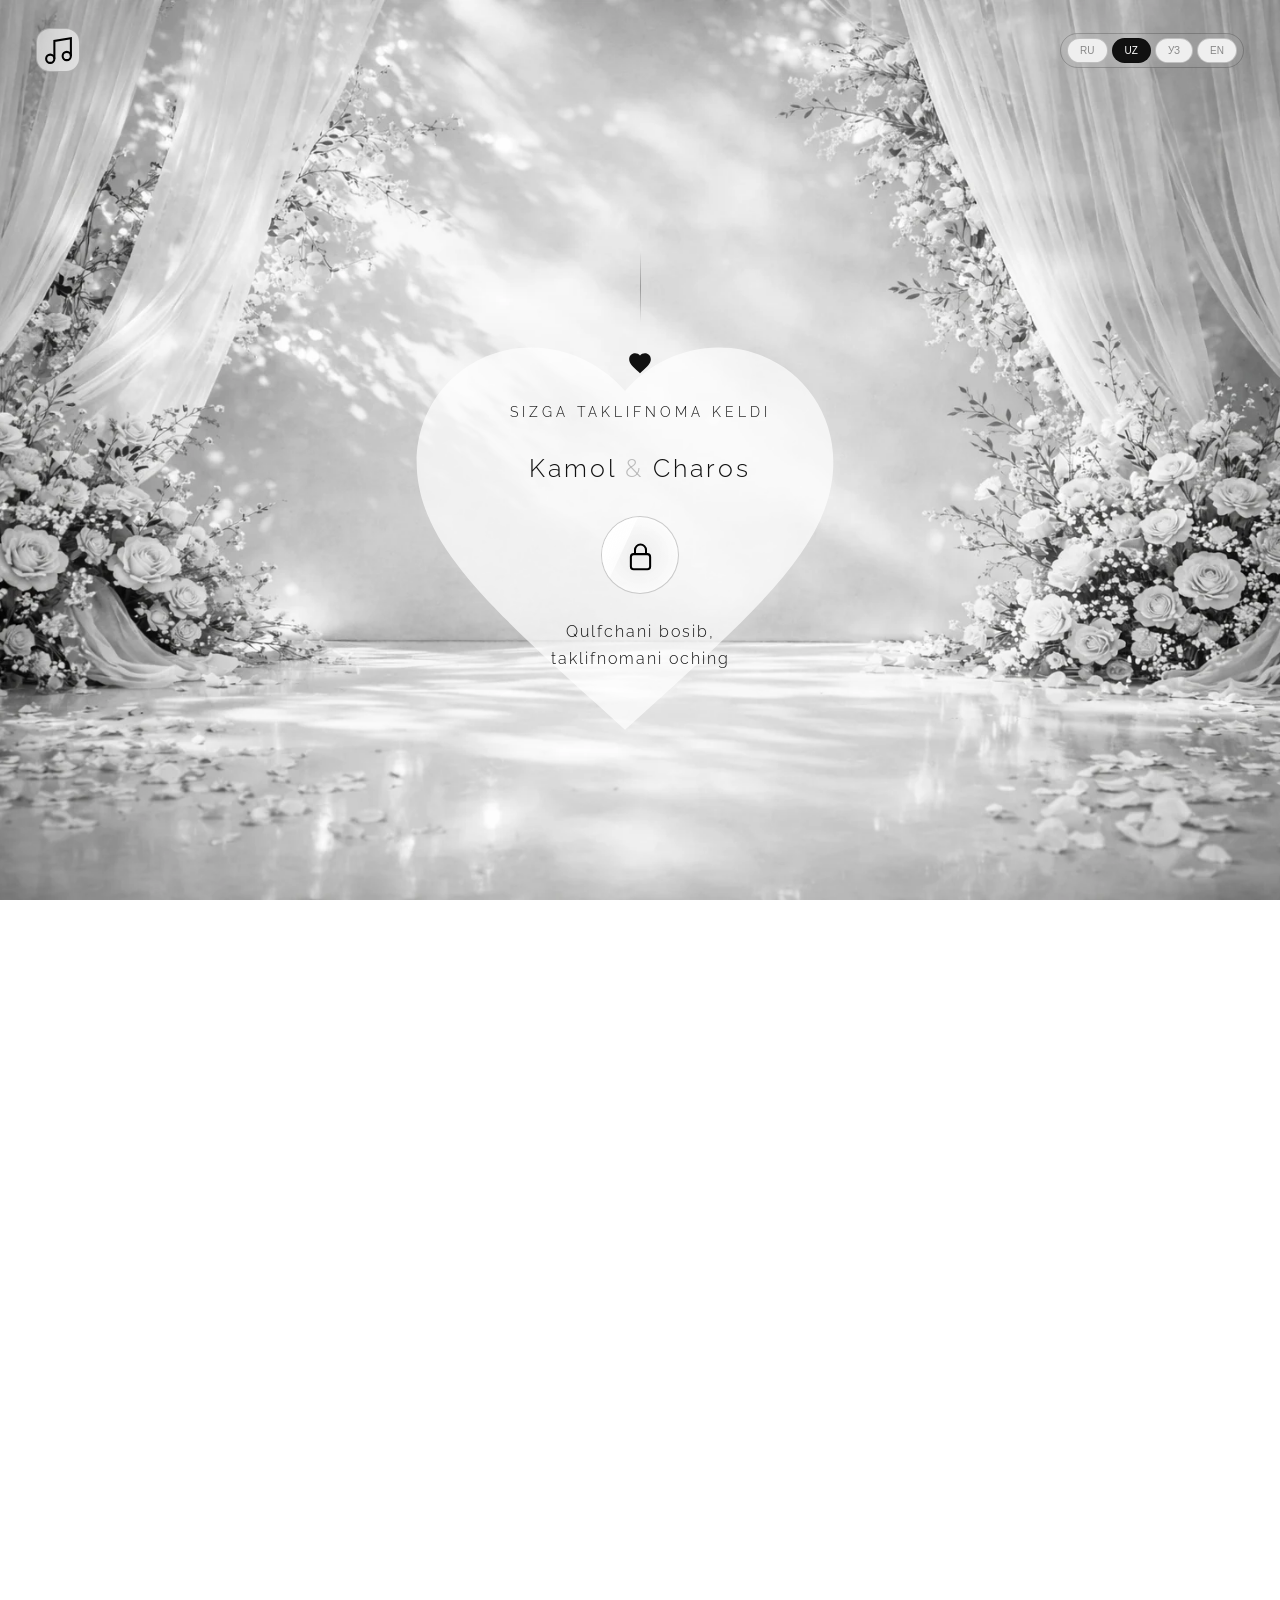
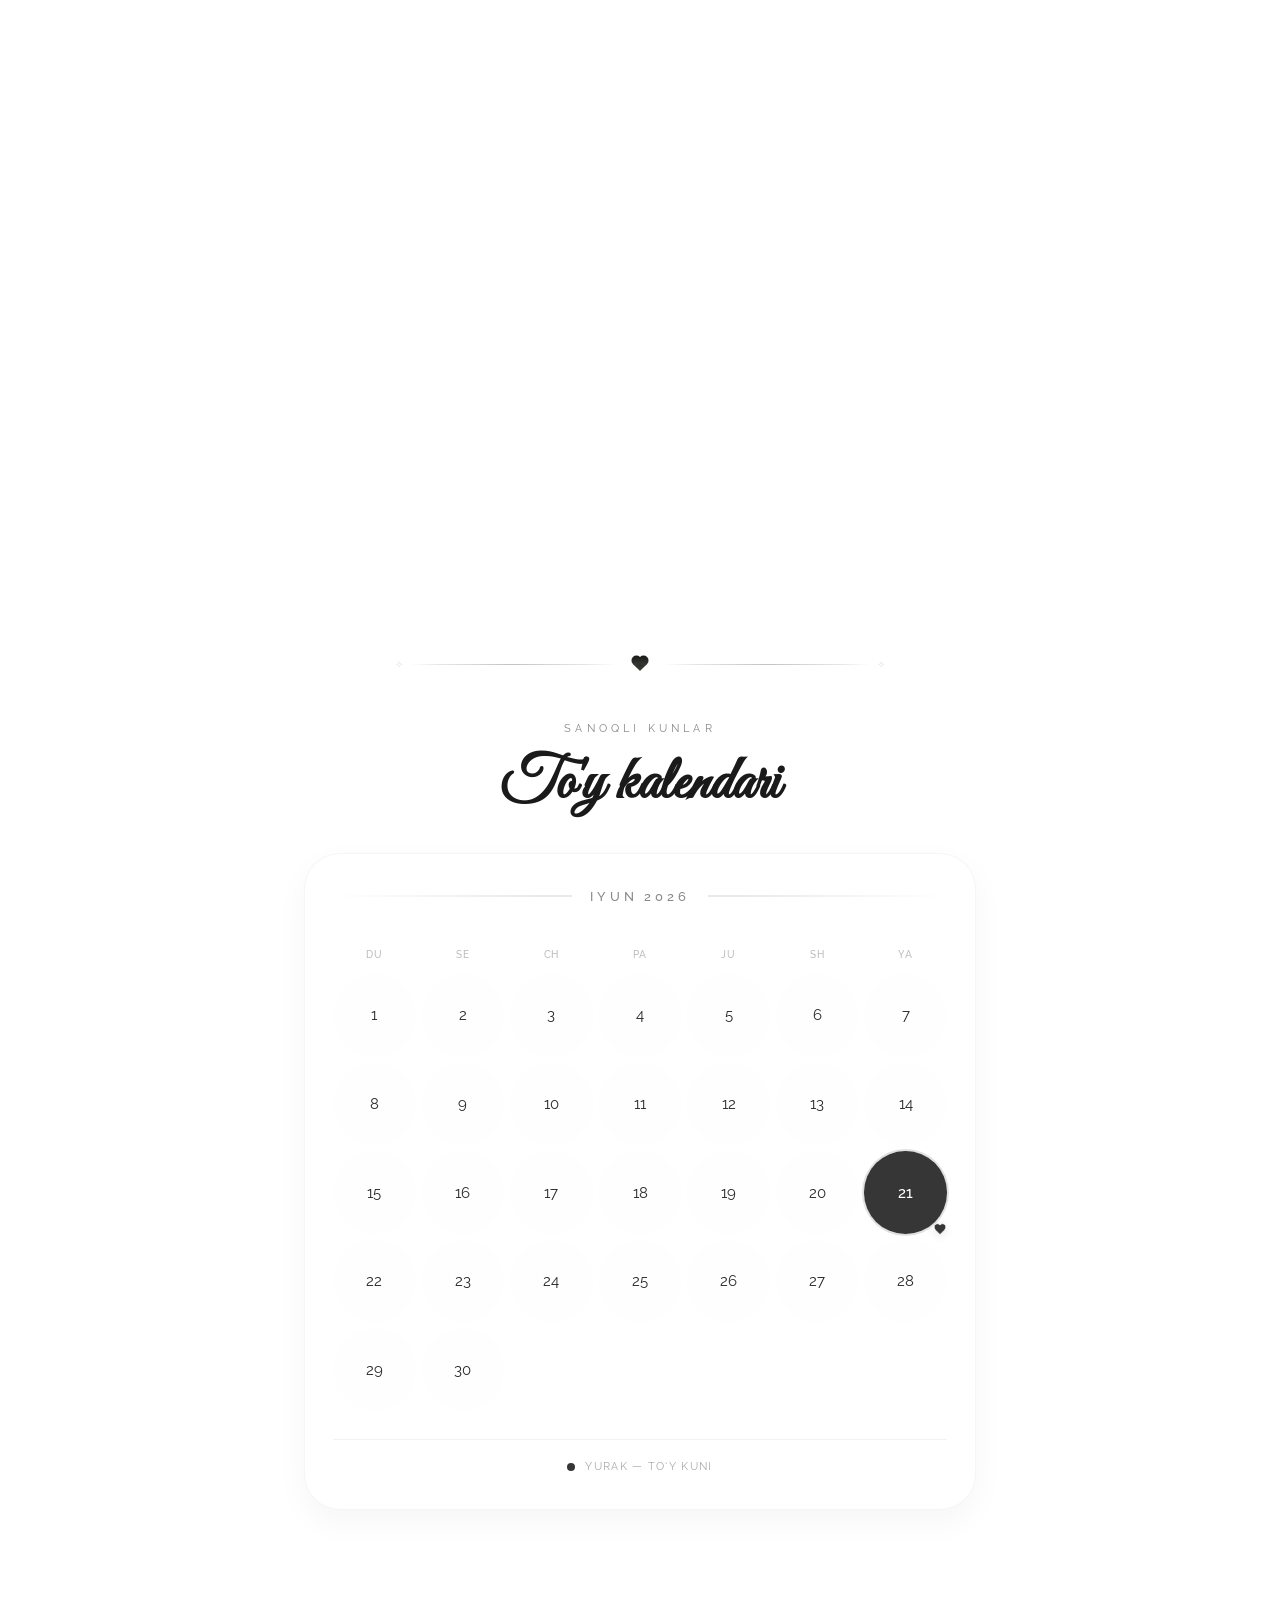
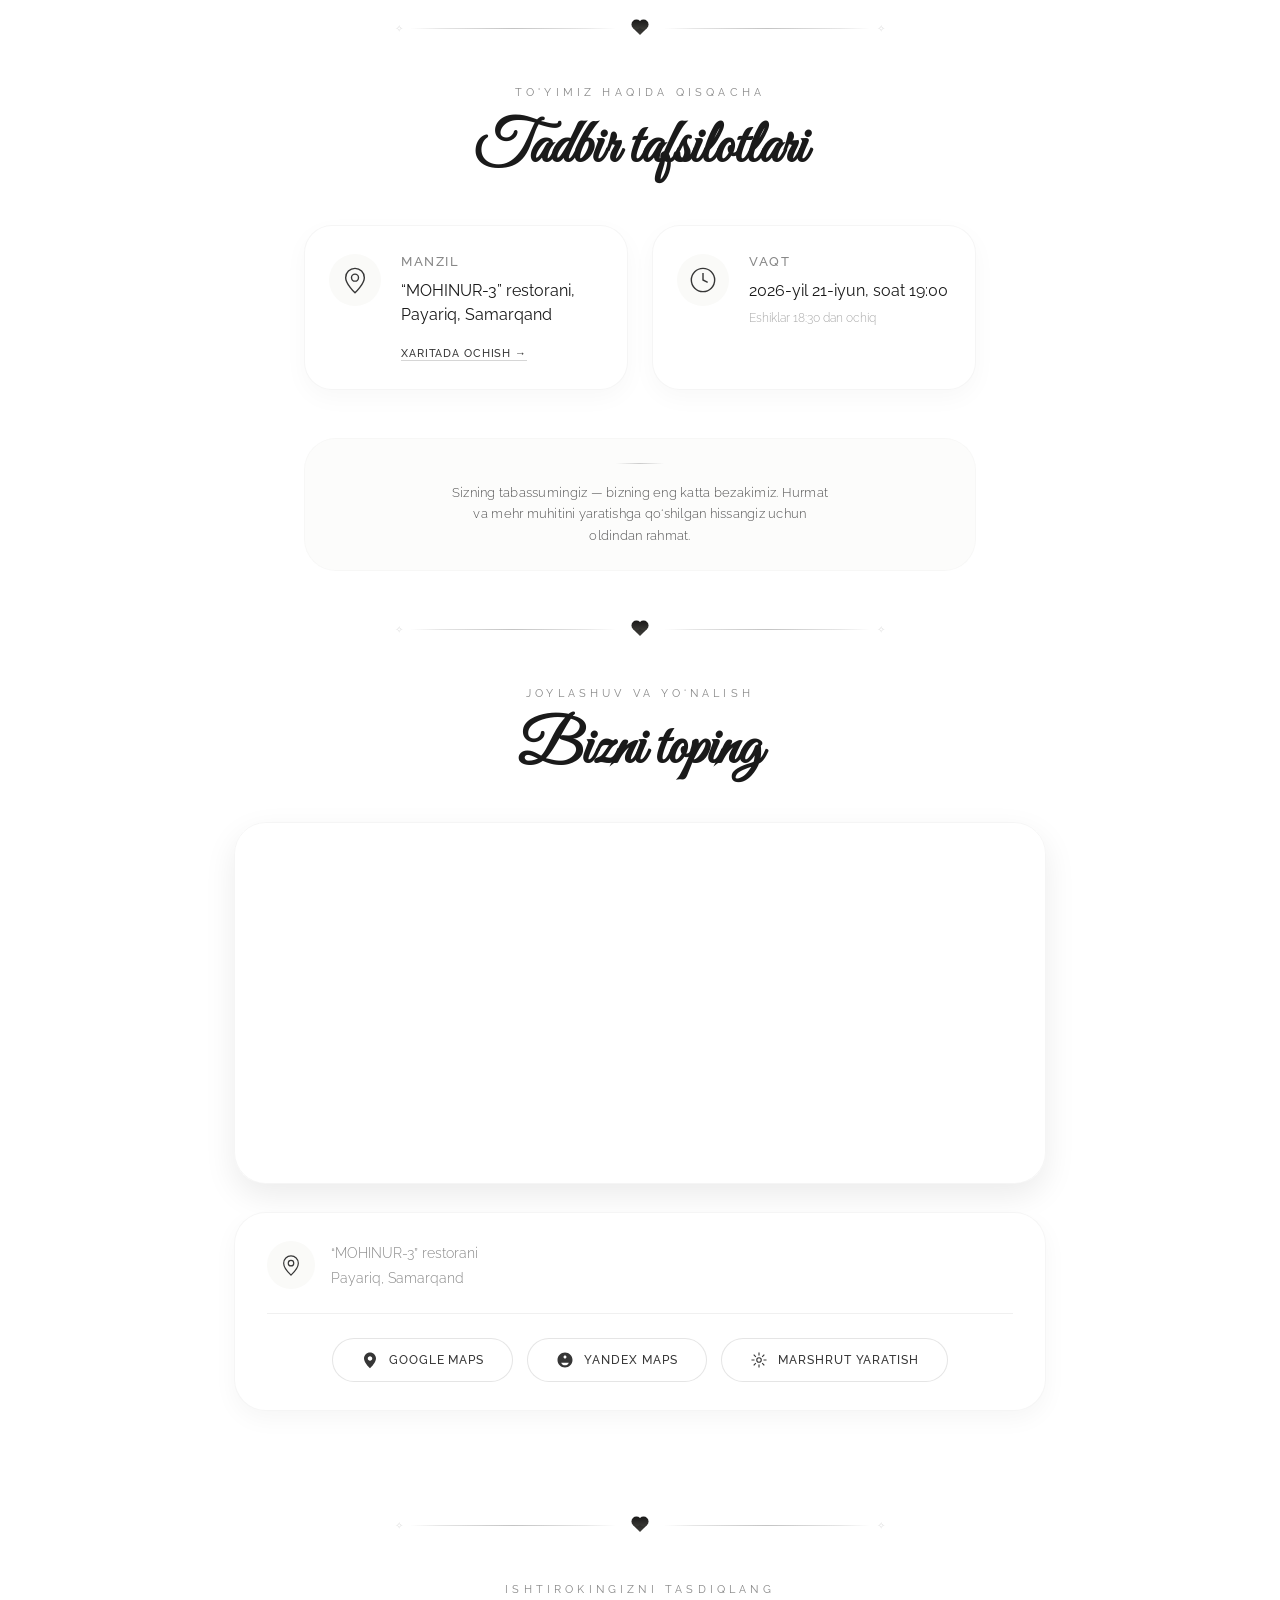
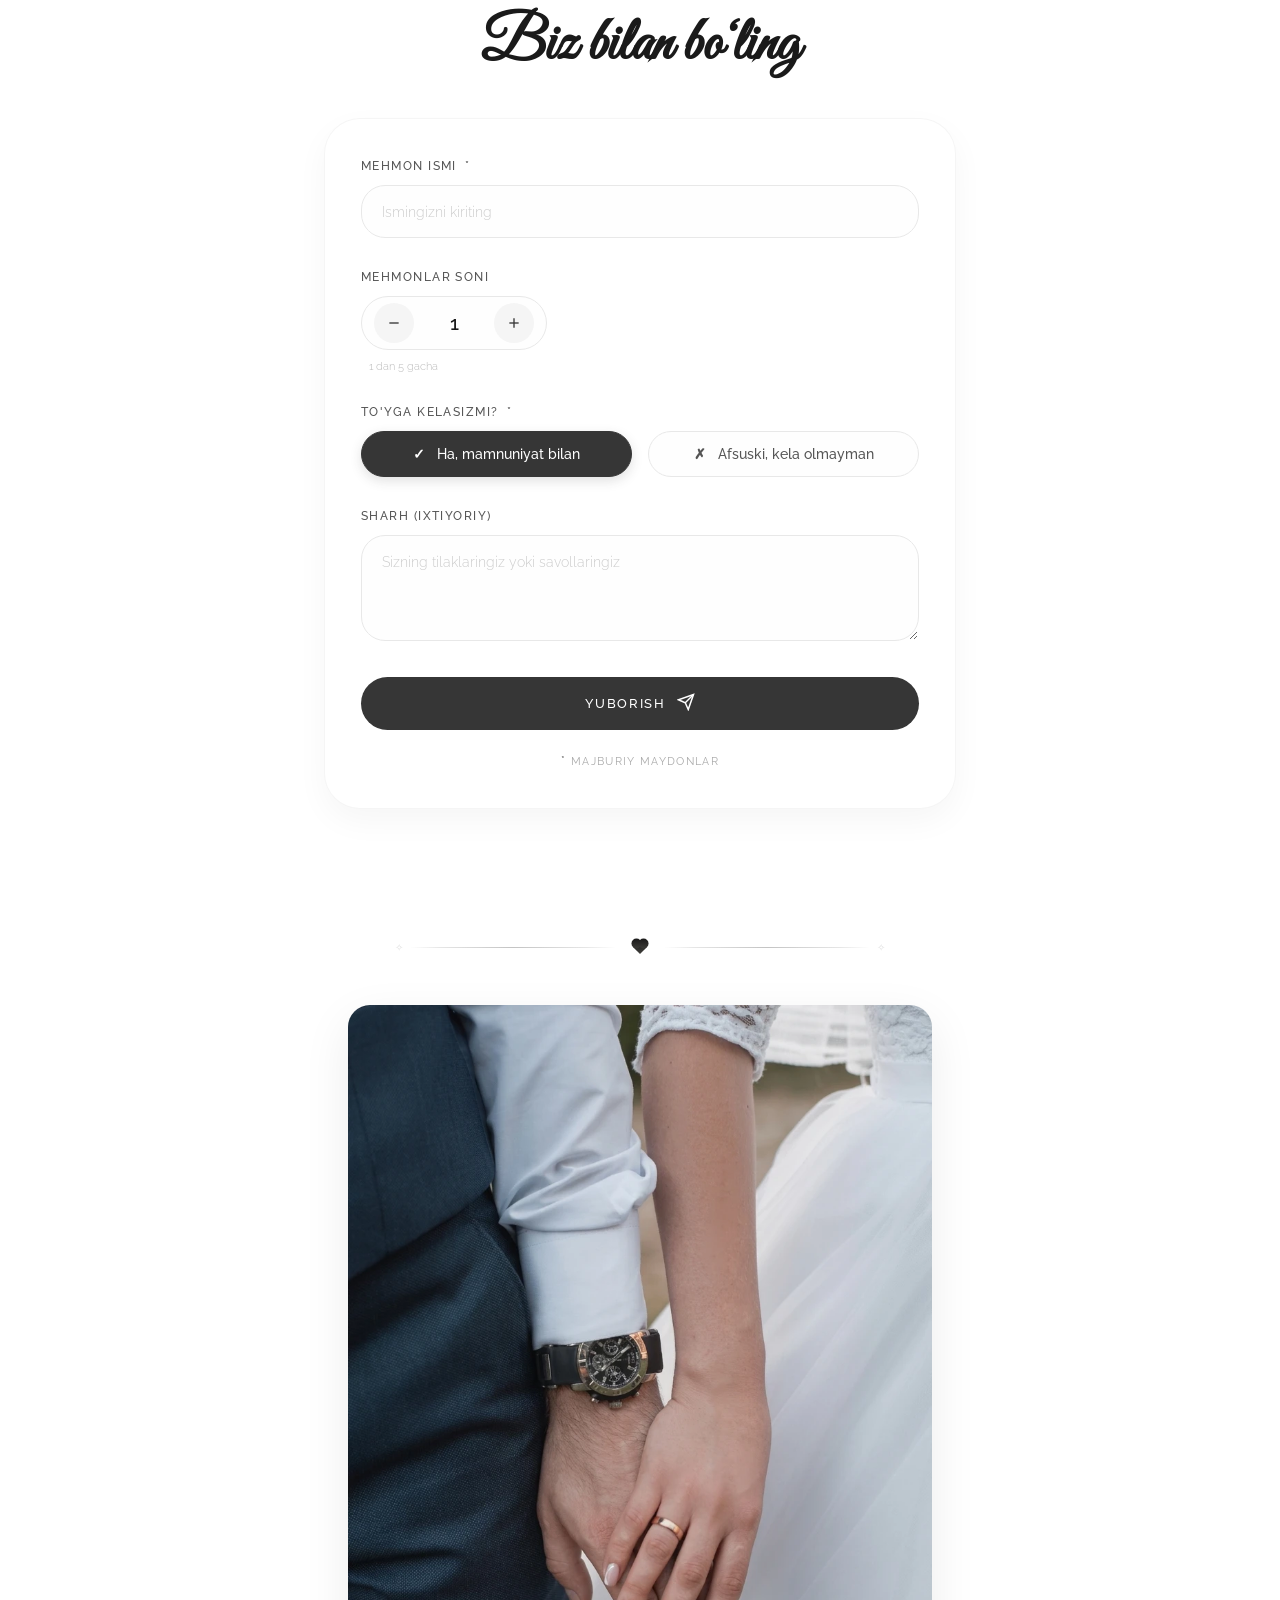
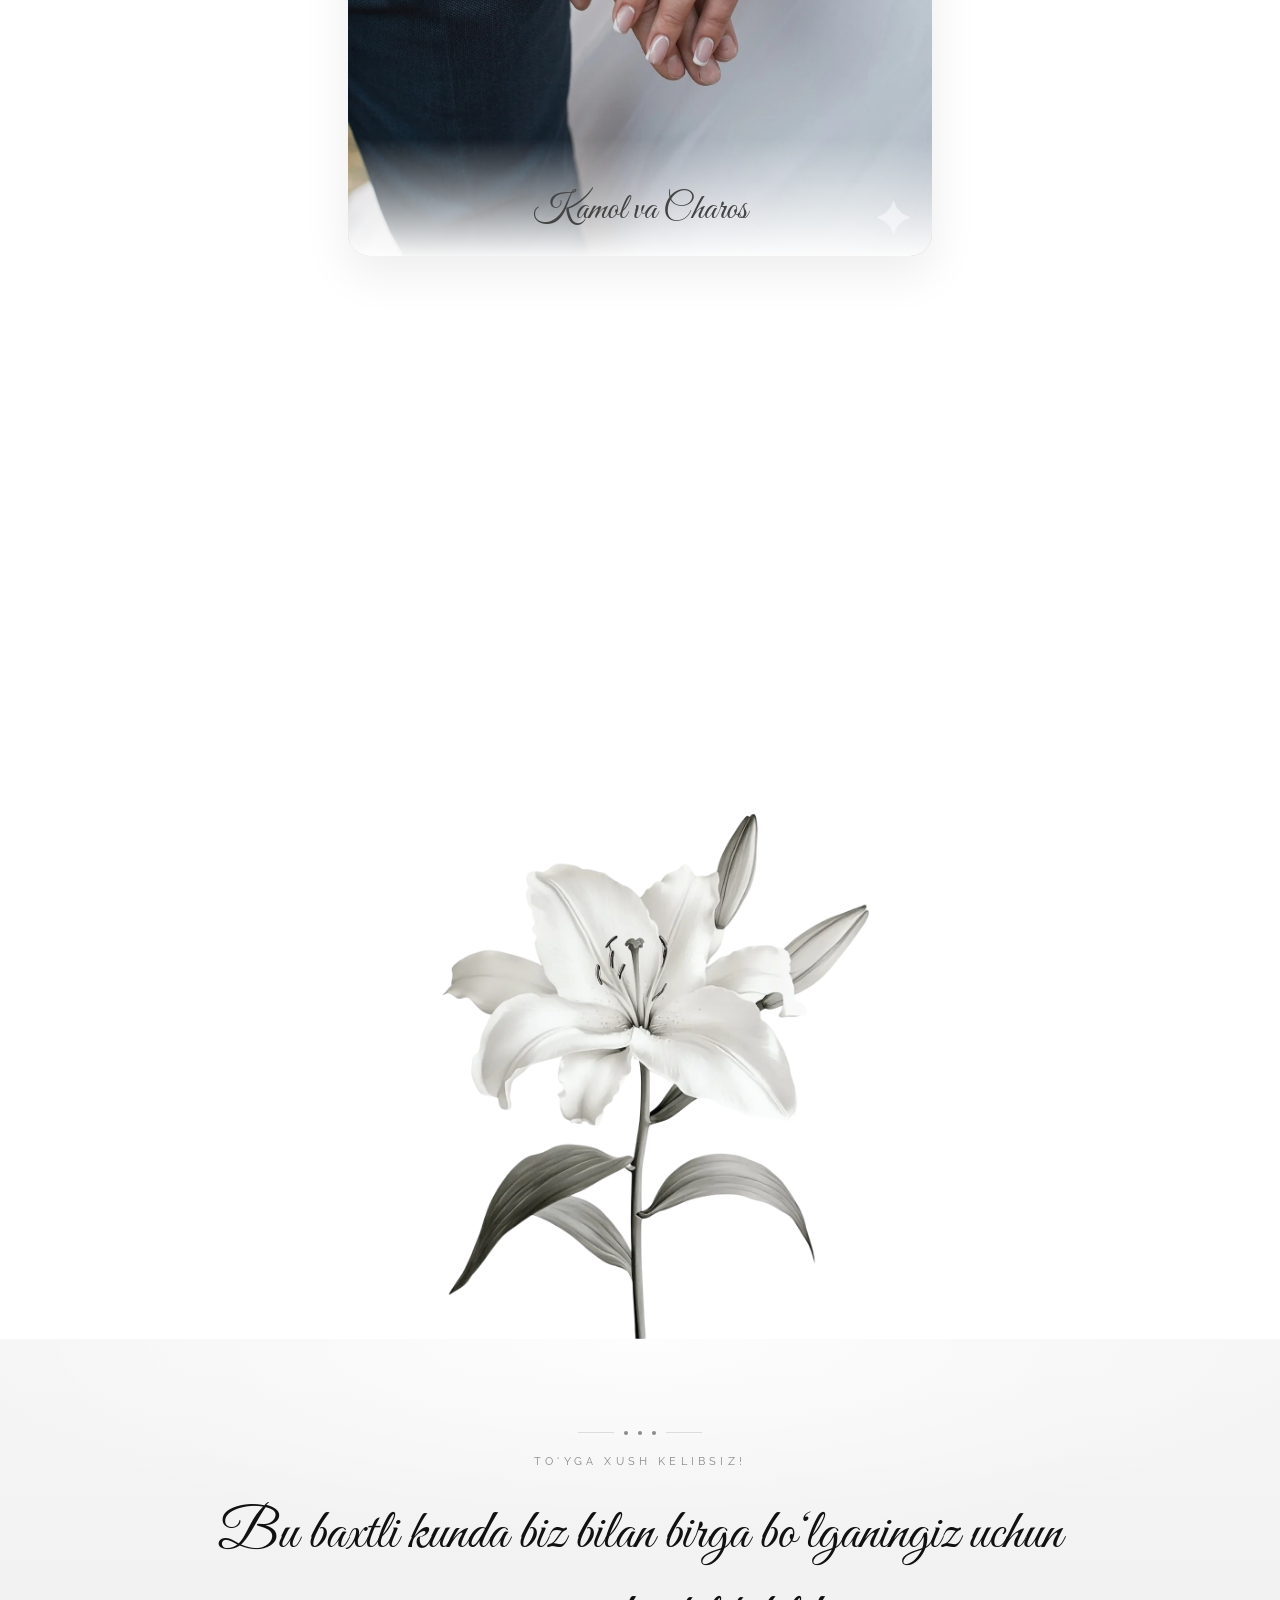
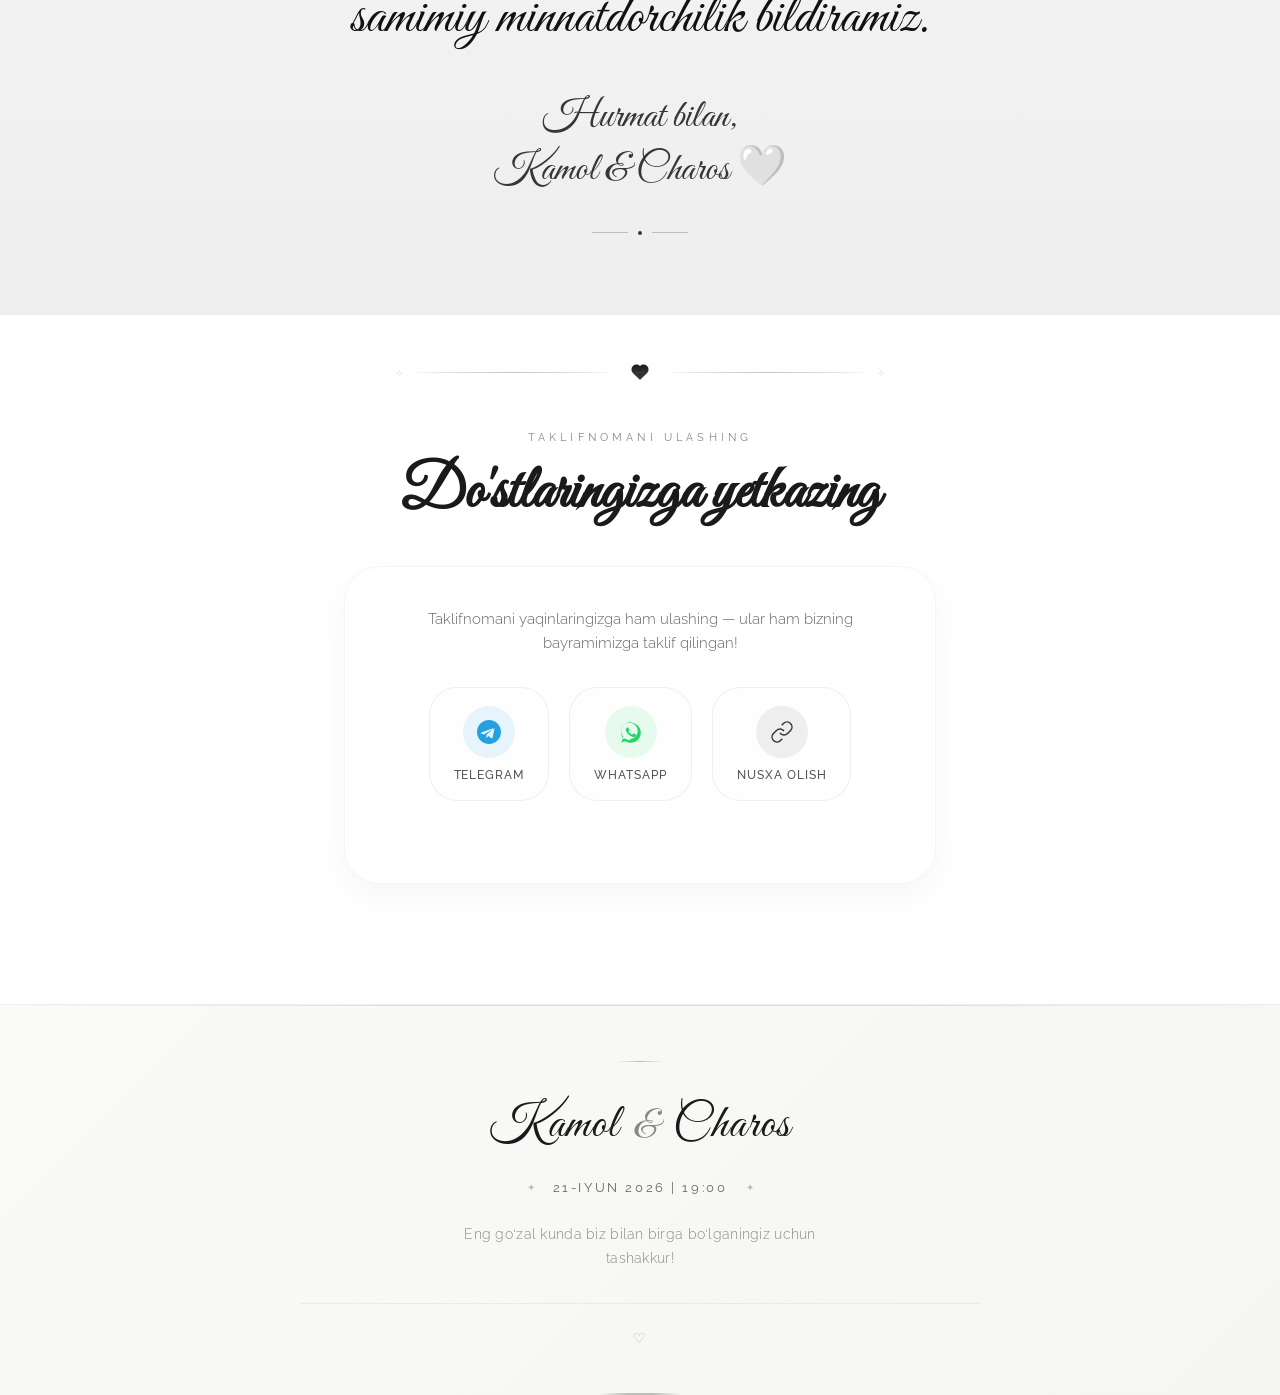
<file: kamoltoy/wedding/12/index.html>
<!doctype html>
<html lang="uz">
<head>
  <meta charset="UTF-8" />
  <meta name="viewport" content="width=device-width, initial-scale=1.0" />

  <!-- SEO -->
  <title>Kamol & Charos | To‘y Taklifnomasi</title>
  <meta name="description" content="Kamol va Charosning to‘yiga taklif! Sizning ishtirokingiz — biz uchun eng qadrli sovg‘a." />
  <meta name="keywords" content="to‘y taklifnoma, wedding invitation, Kamol Charos, nikoh, taklifnoma" />
  <meta name="author" content="Kamol" />
  <link rel="canonical" href="https://kamoltoy.vercel.app/" />

  <!-- Open Graph (Telegram, Facebook, etc.) -->
  <meta property="og:title" content="Kamol & Charos" />
  <meta property="og:description" content="Sizning ishtirokingiz — biz uchun eng qadrli sovg‘a" />
  <meta property="og:image" content="https://kamoltoy.vercel.app/preview.webp" />
  <meta property="og:type" content="website" />
  <meta property="og:url" content="https://kamoltoy.vercel.app/" />
  <meta property="og:locale" content="uz_UZ" />

  <!-- Twitter -->
  <meta name="twitter:card" content="summary_large_image" />
  <meta name="twitter:title" content="Kamol & Charos" />
  <meta name="twitter:description" content="Sizning ishtirokingiz — biz uchun eng qadrli sovg‘a" />
  <meta name="twitter:image" content="https://kamoltoy.vercel.app/preview.webp" />

  <!-- Theme (mobile browser color) -->
  <meta name="theme-color" content="#ffffff" />

  <!-- Apple support -->
  <meta name="apple-mobile-web-app-capable" content="yes" />

  <!-- Favicon -->
  <link rel="icon" type="image/webp" href="./favicon.webp" />

  <!-- Fonts -->
  <link rel="preconnect" href="https://fonts.googleapis.com" />
  <link rel="preconnect" href="https://fonts.gstatic.com" crossorigin />
  <link href="https://fonts.googleapis.com/css2?family=Great+Vibes&family=Raleway:wght@200;300;400;500&display=swap" rel="stylesheet" />

  <!-- CSS -->
  <link rel="stylesheet" href="./style.css" />
</head>
  <body class="overflowH">
    <video class="hero-video" id="heroVideo" autoplay muted loop playsinline>
      <source
        src="https://cdn.pixabay.com/video/2022/08/01/126184-735726284_large.mp4"
        type="video/mp4"
      />
      <source
        src="https://dl.dropbox.com/scl/fi/aqup53mxqxord9wbpq5js/whitefabric-2.mp4?rlkey=4qlyyhyaiezk3vm13n6t2w2je&raw=1"
        type="video/mp4"
      />
    </video>
    <div class="hero-overlay"></div>

    <div class="unlock-header">
      <button class="music-toggle" id="musicToggleUnlock">
        <svg
          viewBox="0 0 24 24"
          fill="none"
          stroke="currentColor"
          stroke-width="1.5"
        >
          <path d="M9 18V5l12-2v13" />
          <circle cx="6" cy="18" r="3" />
          <circle cx="18" cy="16" r="3" />
        </svg>
      </button>

      <div class="lang-switcher">
        <button class="lang-btn" data-lang="ru">RU</button>
        <button class="lang-btn" data-lang="uz">UZ</button>
        <button class="lang-btn" data-lang="uzk">УЗ</button>
        <button class="lang-btn" data-lang="en">EN</button>
      </div>
    </div>

    <div id="unlock-screen">
      <div class="unlock-center">
        <div class="vertical-line"></div>

        <div class="black-heart">
          <svg viewBox="0 0 24 24" fill="#111">
            <path
              d="M12 21.35l-1.45-1.32C5.4 15.36 2 12.28 2 8.5
                2 5.42 4.42 3 7.5 3c1.74 0 3.41.81
                4.5 2.09C13.09 3.81 14.76 3 16.5 3
                19.58 3 22 5.42 22 8.5c0 3.78-3.4
                6.86-8.55 11.54L12 21.35z"
            />
          </svg>
        </div>

        <div class="unlock-title">SIZGA TAKLIFNOMA KELDI</div>

        <div class="unlock-names-minimal">
          Kamol <span class="amp-minimal">&</span> Charos
        </div>

        <button class="lock-btn" id="unlockBtn">
          <svg
            viewBox="0 0 24 24"
            fill="none"
            stroke="currentColor"
            stroke-width="1.5"
          >
            <rect x="5" y="11" width="14" height="11" rx="2" />
            <path d="M8 11V8c0-2.2 1.8-4 4-4s4 1.8 4 4v3" />
          </svg>
        </button>

        <div class="unlock-instruction">Qulfchani bosib,</div>
        <div class="unlock1-instruction1" style="margin: -20px">
          taklifnomani oching
        </div>
      </div>
    </div>

    <div class="hero">
      <div class="bokeh-canvas" id="bokehCanvas"></div>
      <div class="thread thread-1"></div>
      <div class="thread thread-2"></div>
      <div class="thread thread-3"></div>
      <div class="thread thread-4"></div>
      <div class="hero-inner">
        <span class="hero-eyebrow"
          ><span class="heros1">To‘yga taklifnoma</span> <span>·</span>
          <span class="heros2">21-iyun 2026 | 19:00</span></span
        >
        <div class="hero-names">
          <em>Kamol</em>
          <span class="hero-amp">&amp;</span>
          <em>Charos</em>
        </div>
        <div class="hero-date-row">
          <span class="hero-date"
            >Sizning ishtirokingiz — biz uchun eng qadrli sovg‘a</span
          >
        </div>
        <!-- Добавьте этот HTML-код после .hero-date-row -->
        <div class="luxury-timer-wrapper fade-in">
          <div class="timer-label">TO‘YGACHA QOLGAN VAQT</div>
          <div class="luxury-timer" id="countdownTimer">
            <div class="timer-block">
              <div class="timer-num" id="days">111</div>
              <div class="timer-unit unit11">kun</div>
            </div>
            <div class="timer-sep">:</div>
            <div class="timer-block">
              <div class="timer-num" id="hours">03</div>
              <div class="timer-unit unit22">soat</div>
            </div>
            <div class="timer-sep">:</div>
            <div class="timer-block">
              <div class="timer-num" id="minutes">56</div>
              <div class="timer-unit unit33">daqiqa</div>
            </div>
            <div class="timer-sep">:</div>
            <div class="timer-block">
              <div class="timer-num" id="seconds">09</div>
              <div class="timer-unit unit44">soniya</div>
            </div>
          </div>
        </div>
      </div>
      <div class="scroll-hint">
        <svg width="14" height="14" viewBox="0 0 14 14" fill="none">
          <path
            d="M7 2v10M3 8l4 4 4-4"
            stroke="currentColor"
            stroke-width="1.3"
            stroke-linecap="round"
            stroke-linejoin="round"
          />
        </svg>
        <span class="scroll11">Pastga aylantirin</span>
      </div>
    </div>

    <div class="section" id="section11" style="padding-top: 0">
      <div class="divider fade-in">
        <div class="dv-line"></div>
        <div class="dv-dot"></div>
        <div class="dv-gem"></div>
        <div class="dv-dot"></div>
        <div class="dv-line"></div>
      </div>
      <div class="fade-in">
        <img
          src="bg2.webp"
          alt="fabric"
          style="
            width: 100%;
            max-width: 100%;
            display: block;
            margin: 0 auto 28px;
            border-radius: 12px;
          "
        />
        <span class="tag tag11">Hurmatli mehmonlar</span>
        <div class="quote">
          <p class="quote11">
            Biz uchun aziz bo‘lgan ushbu kunni siz bilan birga nishonlashni
            istaymiz. Quvonchimizga sherik bo‘lishingizdan mamnun bo‘lamiz.
          </p>
        </div>
      </div>
    </div>

    <section class="calendar-section fade-in">
      <div class="divider fade-in">
        <div class="dv-line"></div>
        <div class="dv-gem"></div>
        <div class="dv-line"></div>
      </div>
      <div class="fade-in">
        <span class="tag cal11">SANOQLI KUNLAR</span>
        <h2 class="sec-title cal22">To'y kalendari</h2>
      </div>

      <div class="calendar-wrapper fade-in">
        <div class="calendar-month">
          <span class="month-name cal33">IYUN 2026</span>
          <div class="month-decoration"></div>
        </div>

        <div class="calendar-grid">
          <!-- Hafta kunlari -->
          <div class="calendar-weekday cale1">Du</div>
          <div class="calendar-weekday cale2">Se</div>
          <div class="calendar-weekday cale3">Ch</div>
          <div class="calendar-weekday cale4">Pa</div>
          <div class="calendar-weekday cale5">Ju</div>
          <div class="calendar-weekday cale6">Sh</div>
          <div class="calendar-weekday cale7">Ya</div>

          <div class="calendar-day">1</div>
          <div class="calendar-day">2</div>
          <div class="calendar-day">3</div>
          <div class="calendar-day">4</div>
          <div class="calendar-day">5</div>
          <div class="calendar-day">6</div>
          <div class="calendar-day">7</div>
          <div class="calendar-day">8</div>
          <div class="calendar-day">9</div>
          <div class="calendar-day">10</div>
          <div class="calendar-day">11</div>
          <div class="calendar-day">12</div>
          <div class="calendar-day">13</div>
          <div class="calendar-day">14</div>
          <div class="calendar-day">15</div>
          <div class="calendar-day">16</div>
          <div class="calendar-day">17</div>
          <div class="calendar-day">18</div>
          <div class="calendar-day">19</div>
          <div class="calendar-day">20</div>
          <!-- 21 - TO‘Y KUNI, yurak animatsiyasi -->
          <div class="calendar-day wedding-day">
            21
            <div class="heart-pulse">
              <svg
                viewBox="0 0 24 24"
                fill="none"
                stroke="currentColor"
                stroke-width="1.2"
              >
                <path
                  d="M12 21.35l-1.45-1.32C5.4 15.36 2 12.28 2 8.5 2 5.42 4.42 3 7.5 3c1.74 0 3.41.81 4.5 2.09C13.09 3.81 14.76 3 16.5 3 19.58 3 22 5.42 22 8.5c0 3.78-3.4 6.86-8.55 11.54L12 21.35z"
                />
              </svg>
            </div>
          </div>
          <div class="calendar-day">22</div>
          <div class="calendar-day">23</div>
          <div class="calendar-day">24</div>
          <div class="calendar-day">25</div>
          <div class="calendar-day">26</div>
          <div class="calendar-day">27</div>
          <div class="calendar-day">28</div>
          <div class="calendar-day">29</div>
          <div class="calendar-day">30</div>
        </div>

        <div class="calendar-note">
          <span class="note-dot"></span>
          <span class="note-text notetext1">yurak — to‘y kuni</span>
        </div>
      </div>
    </section>

    <section class="section details-section fade-in" style="margin-top: 40px">
      <div class="divider fade-in">
        <div class="dv-line"></div>
        <div class="dv-gem"></div>
        <div class="dv-line"></div>
      </div>
      <div class="fade-in">
        <span class="tag detcd1" data-lang-tag>To'yimiz haqida qisqacha</span>
        <h2 class="sec-title detcd2">Tadbir tafsilotlari</h2>
      </div>

      <div class="details-grid fade-in">
        <!-- Manzil -->
        <div class="detail-card">
          <div class="detail-icon">
            <svg
              width="28"
              height="28"
              viewBox="0 0 24 24"
              fill="none"
              stroke="currentColor"
              stroke-width="1.2"
              stroke-linecap="round"
              stroke-linejoin="round"
            >
              <path
                d="M12 2c-4.4 0-8 3.6-8 8 0 5.4 8 13 8 13s8-7.6 8-13c0-4.4-3.6-8-8-8z"
              />
              <circle cx="12" cy="10" r="3" />
            </svg>
          </div>
          <div class="detail-content">
            <h3 class="detail-title detcd3">Manzil</h3>
            <p class="detail-text detcd4">
              “MOHINUR-3” restorani, Payariq, Samarqand
            </p>
            <a
              href="https://maps.app.goo.gl/nKrDkTeNg6EaMfSt6"
              target="_blank"
              class="detail-link detcd5"
              >Xaritada ochish →</a
            >
          </div>
        </div>

        <!-- Vaqt -->
        <div class="detail-card">
          <div class="detail-icon">
            <svg
              width="28"
              height="28"
              viewBox="0 0 24 24"
              fill="none"
              stroke="currentColor"
              stroke-width="1.2"
            >
              <circle cx="12" cy="12" r="10" />
              <polyline points="12 6 12 12 16 14" />
            </svg>
          </div>
          <div class="detail-content">
            <h3 class="detail-title detcd6">Vaqt</h3>
            <p class="detail-text detcd7">2026-yil 21-iyun, soat 19:00</p>
            <p class="detail-note detcd8">Eshiklar 18:30 dan ochiq</p>
          </div>
        </div>
      </div>

      <!-- Qo'shimcha eslatma (ixtiyoriy) -->
      <div class="details-footnote fade-in">
        <div class="ornament-line"></div>
        <p class="detcd14">
          Sizning tabassumingiz — bizning eng katta bezakimiz. Hurmat va mehr
          muhitini yaratishga qo‘shilgan hissangiz uchun oldindan rahmat.
        </p>
      </div>
    </section>

    <section class="location-section fade-in">
      <div class="divider fade-in">
        <div class="dv-line"></div>
        <div class="dv-gem"></div>
        <div class="dv-line"></div>
      </div>
      <div class="fade-in">
        <span class="tag locat1">JOYLASHUV VA YO‘NALISH</span>
        <h2 class="sec-title locat2">Bizni toping</h2>
      </div>

      <!-- Google Maps iframe -->
      <div class="map-container fade-in">
        <iframe
          style="border: 0; width: 100%"
          src="https://maps.google.com/maps?q=MOHINUR-3%20restorani%20Payariq%20Samarqand&t=&z=15&ie=UTF8&iwloc=&output=embed"
          height="360"
          allowfullscreen=""
          loading="lazy"
          referrerpolicy="no-referrer-when-downgrade"
        ></iframe>
      </div>

      <!-- Manzil va tugmalar -->
      <div class="location-info fade-in">
        <div class="address-card">
          <div class="address-icon">
            <svg
              width="22"
              height="22"
              viewBox="0 0 24 24"
              fill="none"
              stroke="currentColor"
              stroke-width="1.3"
            >
              <path
                d="M12 2c-4.4 0-8 3.6-8 8 0 5.4 8 13 8 13s8-7.6 8-13c0-4.4-3.6-8-8-8z"
              />
              <circle cx="12" cy="10" r="3" />
            </svg>
          </div>
          <div class="address-text">
            <strong><span class="locat3">“MOHINUR-3” restorani</span></strong>
            <span class="locat4">Payariq, Samarqand</span>
          </div>
        </div>

        <div class="button-group">
          <a
            href="https://maps.app.goo.gl/nKrDkTeNg6EaMfSt6"
            target="_blank"
            class="map-btn google-btn"
          >
            <svg width="18" height="18" viewBox="0 0 24 24" fill="currentColor">
              <path
                d="M12 2C7.58 2 4 5.58 4 10c0 4.42 5.58 11 8 13 2.42-2 8-8.58 8-13 0-4.42-3.58-8-8-8zm0 11c-1.66 0-3-1.34-3-3s1.34-3 3-3 3 1.34 3 3-1.34 3-3 3z"
              />
            </svg>
            Google Maps
          </a>
          <a
            href="https://yandex.uz/maps/-/CPCpr2Ya"
            target="_blank"
            class="map-btn yandex-btn"
          >
            <svg width="18" height="18" viewBox="0 0 24 24" fill="currentColor">
              <path
                d="M12 2C6.48 2 2 6.48 2 12s4.48 10 10 10 10-4.48 10-10S17.52 2 12 2zm0 4c1.1 0 2 .9 2 2s-.9 2-2 2-2-.9-2-2 .9-2 2-2zm0 13c-2.33 0-4.31-1.46-5.11-3.5h10.22c-.8 2.04-2.78 3.5-5.11 3.5z"
              />
            </svg>
            Yandex Maps
          </a>
          <a
            href="https://maps.app.goo.gl/nKrDkTeNg6EaMfSt6"
            target="_blank"
            class="map-btn route-btn"
          >
            <svg
              width="18"
              height="18"
              viewBox="0 0 24 24"
              fill="none"
              stroke="currentColor"
              stroke-width="1.5"
            >
              <path
                d="M12 2v4M12 18v4M4.93 4.93l2.83 2.83M16.24 16.24l2.83 2.83M2 12h4M18 12h4M4.93 19.07l2.83-2.83M16.24 7.76l2.83-2.83"
              />
              <circle cx="12" cy="12" r="3" />
            </svg>
            <span class="locat5">Marshrut yaratish</span>
          </a>
        </div>
      </div>
    </section>

    <section class="rsvp-section fade-in">
      <div class="divider fade-in">
        <div class="dv-line"></div>
        <div class="dv-gem"></div>
        <div class="dv-line"></div>
      </div>
      <div class="fade-in">
        <span class="tag">ISHTIROKINGIZNI TASDIQLANG</span>
        <h2 class="sec-title">Biz bilan bo‘ling</h2>
      </div>

      <div class="rsvp-container fade-in">
        <form id="rsvpForm" class="rsvp-form">
          <!-- Mehmon ismi -->
          <div class="form-group">
            <label class="form-label">
              <span class="label-text">Mehmon ismi</span>
              <span class="label-required">*</span>
            </label>
            <input
              type="text"
              class="form-input"
              placeholder="Ismingizni kiriting"
              required
            />
            <div class="input-focus"></div>
          </div>

          <!-- Mehmonlar soni -->
          <div class="form-group">
            <label class="form-label">
              <span class="label-text">Mehmonlar soni</span>
            </label>
            <div class="guest-selector">
              <button
                type="button"
                class="guest-minus"
                aria-label="Kamaytirish"
              >
                <svg
                  width="16"
                  height="16"
                  viewBox="0 0 24 24"
                  fill="none"
                  stroke="currentColor"
                  stroke-width="2"
                >
                  <line x1="5" y1="12" x2="19" y2="12" />
                </svg>
              </button>
              <span class="guest-count">1</span>
              <button type="button" class="guest-plus" aria-label="Oshirish">
                <svg
                  width="16"
                  height="16"
                  viewBox="0 0 24 24"
                  fill="none"
                  stroke="currentColor"
                  stroke-width="2"
                >
                  <line x1="12" y1="5" x2="12" y2="19" />
                  <line x1="5" y1="12" x2="19" y2="12" />
                </svg>
              </button>
            </div>
            <div class="guest-hint guest11">1 dan 5 gacha</div>
          </div>

          <!-- To'yga kelasizmi? -->
          <div class="form-group">
            <label class="form-label">
              <span class="label-text">To'yga kelasizmi?</span>
              <span class="label-required">*</span>
            </label>
            <div class="radio-group">
              <label class="radio-card">
                <input type="radio" name="attendance" value="yes" checked />
                <span class="radio-content">
                  <span class="radio-icon">✓</span>
                  <span class="radio-text">Ha, mamnuniyat bilan</span>
                </span>
              </label>
              <label class="radio-card">
                <input type="radio" name="attendance" value="no" />
                <span class="radio-content">
                  <span class="radio-icon">✗</span>
                  <span class="radio-text">Afsuski, kela olmayman</span>
                </span>
              </label>
            </div>
          </div>

          <!-- Sharh (ixtiyoriy) -->
          <div class="form-group">
            <label class="form-label">
              <span class="label-text">Sharh (ixtiyoriy)</span>
            </label>
            <textarea
              class="form-textarea"
              rows="3"
              placeholder="Sizning tilaklaringiz yoki savollaringiz"
            ></textarea>
            <div class="input-focus"></div>
          </div>

          <!-- Yuborish tugmasi -->
          <button type="submit" class="submit-btn">
            <span class="btn-text">Yuborish</span>
            <span class="btn-icon">
              <svg
                width="18"
                height="18"
                viewBox="0 0 24 24"
                fill="none"
                stroke="currentColor"
                stroke-width="2"
              >
                <line x1="22" y1="2" x2="11" y2="13" />
                <polygon points="22 2 15 22 11 13 2 9 22 2" />
              </svg>
            </span>
          </button>

          <div class="form-note">
            <span class="note-asterisk">*</span>
            <span class="note-text">Majburiy maydonlar</span>
          </div>
        </form>

        <!-- Toast xabari -->
        <div id="toastMessage" class="toast-message">
          <svg
            width="20"
            height="20"
            viewBox="0 0 24 24"
            fill="none"
            stroke="currentColor"
            stroke-width="2"
          >
            <polyline points="20 6 9 17 4 12" />
          </svg>
          <span>Rahmat! Javobingiz muvaffaqiyatli saqlandi</span>
        </div>
      </div>
    </section>

    <div class="couple-wrap fade-in">
      <div class="divider">
        <div class="dv-line"></div>
        <div class="dv-gem"></div>
        <div class="dv-line"></div>
      </div>
      <div class="couple-photo">
        <img src="bg3.webp" alt="Kamol va Charos" />
        <div class="couple-cap">
          <p>Kamol va Charos</p>
        </div>
      </div>
    </div>

    <div class="section">
      <div class="divider fade-in">
        <div class="dv-line"></div>
        <div class="dv-gem"></div>
        <div class="dv-line"></div>
      </div>
      <div class="fade-in">
        <span class="tag gift11">Sovg‘alar</span>
        <h2 class="sec-title gift22">Mehmonlarga iltimoslar</h2>
        <div class="gift-card-single">
          <p class="gift-text gift33">
            Biz uchun eng muhimi — sizning to‘y oqshomida yonimizda
            bo‘lishingiz. E’tiboringiz va ishtirokingizni chin qalbdan
            qadrlaymiz!
          </p>
          <p class="gift-text gift44">
            Agar bizni yanada xursand qilmoqchi bo‘lsangiz, yosh oilamizga
            ko‘rsatgan e’tiboringizni konvert shaklida bildirsangiz, bundan
            benihoya mamnun bo‘lamiz.
          </p>
        </div>
      </div>
    </div>

    <div class="section fade-in" style="margin-top: 48px">
      <img
        src="bg4.webp"
        alt="flower"
        style="width: 100%; display: block; border-radius: 18px"
      />
    </div>

    <div class="closing fade-in">
      <div class="or-row">
        <div class="or-line"></div>
        <div class="or-dot"></div>
        <div class="or-dot"></div>
        <div class="or-dot"></div>
        <div class="or-line"></div>
      </div>
      <span class="closing-tag clos11">To‘yga xush kelibsiz!</span>
      <p class="closing-text">
        <span class="clos22"
          >Bu baxtli kunda biz bilan birga bo‘lganingiz uchun</span
        ><br /><span class="clos33">samimiy minnatdorchilik bildiramiz.</span>
      </p>
      <div class="closing-sig">
        <span class="clos44">Hurmat bilan,</span> <br />Kamol & Charos 🤍
      </div>
      <div class="or-row" style="margin-top: 36px">
        <div class="or-line"></div>
        <div class="or-dot"></div>
        <div class="or-line"></div>
      </div>
    </div>

    <section class="share-section fade-in">
      <div class="divider fade-in">
        <div class="dv-line"></div>
        <div class="dv-gem"></div>
        <div class="dv-line"></div>
      </div>
      <div class="fade-in">
        <span class="tag share11">TAKLIFNOMANI ULASHING</span>
        <h2 class="sec-title share22">Do'stlaringizga yetkazing</h2>
      </div>

      <div class="share-container fade-in">
        <p class="share-text share33">
          Taklifnomani yaqinlaringizga ham ulashing — ular ham bizning
          bayramimizga taklif qilingan!
        </p>

        <div class="share-buttons">
          <!-- Telegram -->
          <a href="#" class="share-btn telegram-btn" id="telegramShare">
            <div class="share-icon">
              <svg
                width="24"
                height="24"
                viewBox="0 0 24 24"
                fill="currentColor"
              >
                <path
                  d="M12 0C5.373 0 0 5.373 0 12s5.373 12 12 12 12-5.373 12-12S18.627 0 12 0zm5.562 8.248l-2.016 9.502c-.148.659-.543.819-1.101.51l-3.045-2.24-1.469 1.414c-.163.163-.299.299-.612.299l.219-3.098 5.638-5.094c.246-.218-.053-.339-.381-.121L7.232 14.49 4.23 13.566c-.65-.204-.663-.65.136-.963l10.879-4.193c.541-.196 1.015.132.317.838z"
                />
              </svg>
            </div>
            <span class="share-name">Telegram</span>
          </a>

          <!-- WhatsApp -->
          <a href="#" class="share-btn whatsapp-btn" id="whatsappShare">
            <div class="share-icon">
              <svg
                width="24"
                height="24"
                viewBox="0 0 24 24"
                fill="currentColor"
              >
                <path
                  d="M12.031 2C6.5 2 2.03 6.47 2.03 12c0 2.48.9 4.74 2.37 6.46L2 22.5l4.2-1.23c1.65.94 3.56 1.48 5.57 1.48 5.53 0 10-4.47 10-10 0-5.53-4.47-10-10-10zm0 18.25c-2.02 0-3.88-.58-5.45-1.57l-.38-.22-2.84.83.87-2.68-.26-.36c-1.12-1.5-1.78-3.3-1.78-5.23 0-4.55 3.7-8.25 8.25-8.25 4.55 0 8.25 3.7 8.25 8.25 0 4.55-3.7 8.25-8.25 8.25zm4.52-6.03c-.25-.12-1.47-.73-1.7-.81-.23-.08-.4-.12-.57.12-.17.24-.66.81-.81.98-.15.17-.3.19-.55.07-.25-.12-1.05-.39-2-1.23-.74-.66-1.24-1.47-1.38-1.72-.15-.25-.02-.38.11-.51.11-.11.25-.29.38-.44.13-.15.17-.25.26-.42.09-.17.05-.32-.02-.45-.08-.13-.57-1.38-.78-1.89-.21-.51-.42-.44-.57-.44-.15 0-.32-.02-.49-.02s-.45.06-.68.31c-.23.25-.88.86-.88 2.1s.9 2.44 1.03 2.61c.13.17 1.77 2.71 4.29 3.8 2.52 1.09 2.52.73 2.98.68.45-.05 1.47-.6 1.68-1.18.21-.58.21-1.08.15-1.18-.07-.1-.23-.16-.48-.28z"
                />
              </svg>
            </div>
            <span class="share-name">WhatsApp</span>
          </a>

          <!-- Copy Link -->
          <button class="share-btn copy-btn" id="copyLinkBtn">
            <span class="share-icon">
              <svg
                width="24"
                height="24"
                viewBox="0 0 24 24"
                fill="none"
                stroke="currentColor"
                stroke-width="1.5"
              >
                <path
                  d="M10 13a5 5 0 0 0 7.54.54l3-3a5 5 0 0 0-7.07-7.07l-1.72 1.71"
                />
                <path
                  d="M14 11a5 5 0 0 0-7.54-.54l-3 3a5 5 0 0 0 7.07 7.07l1.71-1.71"
                />
              </svg>
            </span>
            <span class="share-name share44">Nusxa olish</span>
          </button>
        </div>

        <div class="share-note" id="copyNote">
          <span class="share55">Havola nusxalandi!</span>
        </div>
      </div>
    </section>

    <section class="guests-section fade-in" id="guests123">
      <div class="divider fade-in">
        <div class="dv-line"></div>
        <div class="dv-gem"></div>
        <div class="dv-line"></div>
      </div>
      <div class="fade-in">
        <span class="tag">MEHMONLAR RO‘YXATI</span>
        <h2 class="sec-title">Ishtirokchilar jadvali</h2>
      </div>

      <div class="guests-container fade-in">
        <div class="table-wrapper">
          <table class="guests-table">
            <thead>
              <tr>
                <th>№</th>
                <th>Mehmon ismi</th>
                <th>Mehmonlar soni</th>
                <th>Holat</th>
                <th>Izoh (ixtiyoriy)</th>
                <th>Vaqt</th>
              </tr>
            </thead>
            <tbody id="guestsTableBody">
              <!-- Ma'lumotlar JavaScript orqali yuklanadi -->
            </tbody>
          </table>
        </div>

        <div class="guests-stats">
          <div class="stat-item">
            <span class="stat-label">Jami mehmonlar:</span>
            <span class="stat-value" id="totalGuests">0</span>
          </div>
          <div class="stat-item">
            <span class="stat-label">Tasdiqlangan:</span>
            <span class="stat-value confirmed" id="confirmedCount">0</span>
          </div>
          <div class="stat-item">
            <span class="stat-label">Kela olmaydi:</span>
            <span class="stat-value declined" id="declinedCount">0</span>
          </div>
        </div>
      </div>
    </section>

    <footer class="footer-section fade-in">
      <div class="footer-inner">
        <!-- Decorative line -->
        <div class="footer-line"></div>

        <!-- Couple names -->
        <div class="footer-couple">
          <h3 class="footer-names">
            Kamol <span class="footer-amp">&</span> Charos
          </h3>
        </div>

        <!-- Date -->
        <div class="footer-date">
          <span class="date-icon">✦</span>
          <span class="date-text date11">21-iyun 2026 | 19:00</span>
          <span class="date-icon">✦</span>
        </div>

        <!-- Thank you message -->
        <div class="footer-thanks">
          <p class="date22">
            Eng go‘zal kunda biz bilan birga bo‘lganingiz uchun tashakkur!
          </p>
        </div>

        <!-- Small copyright / decoration -->
        <div class="footer-copyright">
          <span class="copyright-symbol">♡</span>
        </div>
      </div>
    </footer>

    <script src="script.js"></script>
  </body>
</html>
</file>
<file: kamoltoy/wedding/12/style.css>
:root {
    --cream: #ffffff;
    --warm: #f9f9f9;
    --gold: #363636;
    --gold-light: #aaaaaa;
    --gold-dark: #222222;
    --blush: #f8f8f8;
    --rose: #f0f0f0;
    --text: #1a1a1a;
    --text-mid: #444444;
    --text-soft: #888888;
    --white: #ffffff;
}

*,
*::before,
*::after {
    margin: 0;
    padding: 0;
    box-sizing: border-box;
}

html {
    scroll-behavior: smooth;
}

body {
    color: var(--text);
    font-family: 'Raleway', sans-serif;
    font-weight: 300;
    overflow-x: hidden;
}

.hero {
    min-height: 100svh;
    position: relative;
    overflow: hidden;
    display: flex;
    flex-direction: column;
    align-items: center;
    justify-content: center;
}

.hero::before {
    content: "";
    position: absolute;
    inset: 0;
    z-index: -1;
    width: 100%;
    height: 100%;
    background-image: url('bg.webp');
    /* 1. ОТКЛЮЧАЕМ ПОВТОРЕНИЕ */
    background-repeat: no-repeat;
    /* 2. ЦЕНТРИРУЕМ */
    background-position: center center;
    /* 3. НАСТРАИВАЕМ РАЗМЕР */
    /* contain — картинка целиком впишется в блок */
    /* cover — заполнит весь блок (может обрезаться) */
    /* Или укажите конкретный размер, например 50% */
    background-size: 120%;
    /* 4. ПРЕВРАЩАЕМ В ТЕНЬ */
    /* Снижаем непрозрачность, чтобы создать эффект дымки/тени */
    opacity: 0.05;
    /* Режим умножения (multiply) хорошо имитирует тени на цветном фоне */
    mix-blend-mode: multiply;
    pointer-events: none;
}

/* Для горизонтальной ориентации (альбомный режим) */

@media (orientation: landscape) {
    .hero::before {
        background-size: 40%;
        /* или любое другое значение */
    }
}

/* Для вертикальной ориентации (портретный режим) */

@media (orientation: portrait) {
    .hero::before {
        background-size: 120%;
    }
}

.hero-video {
    position: fixed;
    top: 0;
    left: 0;
    inset: 0;
    width: 100%;
    height: 100%;
    object-fit: cover;
    pointer-events: none;
}

.hero-overlay {
    position: fixed;
    top: 0;
    left: 0;
    inset: 0;
    background: linear-gradient(to bottom, rgba(255, 255, 255, .90) 0%, rgba(255, 255, 255, .75) 35%, rgba(255, 255, 255, .75) 65%, rgba(255, 255, 255, .92) 100%), radial-gradient(ellipse 80% 60% at 50% 40%, rgba(200, 200, 200, .1) 0%, transparent 70%);
    pointer-events: none;
}

.bokeh-canvas {
    position: absolute;
    inset: 0;
    pointer-events: none;
    overflow: hidden;
    opacity: 1; /* Make visible by default */
    transition: opacity 1s ease;
}

.bokeh-orb {
    position: absolute;
    border-radius: 50%;
    filter: blur(40px);
    opacity: 0;
    animation: floatOrb var(--dur, 8s) var(--delay, 0s) ease-in-out infinite;
}

@keyframes floatOrb {
    0% {
        opacity: 0;
        transform: translateY(0) scale(1);
    }
    20% {
        opacity: var(--op, .35);
    }
    80% {
        opacity: var(--op, .35);
    }
    100% {
        opacity: 0;
        transform: translateY(-120px) scale(1.15);
    }
}

.thread {
    position: absolute;
    top: 0;
    bottom: 0;
    width: 1px;
    background: linear-gradient(to bottom, transparent, rgba(100, 100, 100, .15) 30%, rgba(100, 100, 100, .15) 70%, transparent);
    pointer-events: none;
}

.thread-1 {
    left: 10%;
}

.thread-2 {
    left: 30%;
}

.thread-3 {
    right: 30%;
}

.thread-4 {
    right: 10%;
}

.hero-inner {
    position: relative;
    z-index: 1;
    text-align: center;
    padding: 80px 32px 56px;
    animation: fadeUp .9s .2s both;
}

.hero-eyebrow {
    font-size: 11px;
    letter-spacing: .45em;
    text-transform: uppercase;
    color: #555555;
    display: block;
    margin-bottom: 36px;
    font-family: 'Raleway', sans-serif;
    font-weight: 400;
    text-align: center;
}

@media all and (max-width: 767px) {
    .hero-eyebrow span {
        display: block;
    }
}

.hero-names {
    font-family: 'Great Vibes', cursive;
    font-size: clamp(53px, 13vw, 140px);
    line-height: 1.1;
    color: var(--text);
}

.hero-names em {
    font-style: normal;
    color: #363636;
}

.hero-amp {
    display: block;
    font-family: 'Great Vibes', cursive;
    font-size: clamp(40px, 7vw, 72px);
    color: #777;
    margin: 4px 0;
    line-height: 1;
}

.hero-date-row {
    margin-top: 44px;
    display: flex;
    align-items: center;
    justify-content: center;
    gap: 20px;
}

.hero-date-row::before,
.hero-date-row::after {
    content: '';
    width: 50px;
    height: 1px;
    background: linear-gradient(to right, transparent, #888888);
}

.hero-date-row::after {
    background: linear-gradient(to left, transparent, #888888);
}

.hero-date {
    font-family: 'Raleway', sans-serif;
    font-weight: 400;
    font-size: 16px;
    letter-spacing: .22em;
    color: #555555;
}

.scroll-hint {
    position: absolute;
    bottom: 28px;
    left: 50%;
    transform: translateX(-50%);
    display: flex;
    flex-direction: column;
    align-items: center;
    gap: 6px;
    color: #111;
    font-size: 9px;
    letter-spacing: .25em;
    text-transform: uppercase;
    animation: bounce 1.5s ease-in-out infinite;
    z-index: 1;
}

.divider {
    display: flex;
    align-items: center;
    justify-content: center;
    gap: 14px;
    padding: 0 20px;
    margin: 48px auto;
    max-width: 500px;
    width: 100%;
    position: relative;
}

/* Основные линии с градиентом и свечением */

.dv-line {
    flex: 1;
    height: 1px;
    background: linear-gradient(90deg, transparent 0%, rgba(170, 170, 170, 0.3) 15%, rgba(170, 170, 170, 0.7) 50%, rgba(170, 170, 170, 0.3) 85%, transparent 100%);
    position: relative;
}

/* Декоративная точка с мерцанием */

.dv-dot {
    width: 5px;
    height: 5px;
    border-radius: 50%;
    background: linear-gradient(135deg, #181713, #120e02);
    box-shadow: 0 0 6px rgba(33, 31, 24, 0.6);
    flex-shrink: 0;
    animation: dotGlow 1.8s ease-in-out infinite;
}

/* Драгоценный ромб с золотым отливом и вращением */

.dv-gem {
    width: 10px;
    height: 10px;
    background: linear-gradient(135deg, #111, #42413d);
    transform: rotate(45deg);
    flex-shrink: 0;
    position: relative;
    /* Убедитесь, что отступы позволяют увидеть "ушки" сердца */
    margin: 5px;
}

/* Создаем два круга для верхней части сердца */

.dv-gem::before,
.dv-gem::after {
    content: "";
    width: 10px;
    height: 10px;
    background: inherit;
    /* Копирует градиент основного блока */
    border-radius: 50%;
    /* Превращает квадраты в круги */
    position: absolute;
}

/* Сдвигаем первый круг влево */

.dv-gem::before {
    top: -5px;
    /* Половина высоты */
    left: 0;
}

/* Сдвигаем второй круг вверх (относительно повернутого ромба) */

.dv-gem::after {
    left: -5px;
    /* Половина ширины */
    top: 0;
}

/* Анимации */

@keyframes dotGlow {
    0%,
    100% {
        opacity: 0.6;
        transform: scale(1);
        box-shadow: 0 0 4px rgba(196, 167, 71, 0.4);
    }
    50% {
        opacity: 1;
        transform: scale(1.2);
        box-shadow: 0 0 12px rgba(16, 13, 5, 0.9);
    }
}

@keyframes gemPulse {
    0%,
    100% {
        transform: rotate(45deg) scale(1);
        opacity: 0.85;
        box-shadow: 0 0 6px rgba(212, 175, 55, 0.5), inset 0 1px 0 rgba(255, 255, 240, 0.6);
    }
    50% {
        transform: rotate(45deg) scale(1.15);
        opacity: 1;
        box-shadow: 0 0 16px rgba(13, 13, 11, 0.9), inset 0 1px 0 rgba(255, 255, 240, 0.8);
    }
}

/* Дополнительные декоративные элементы для более богатого вида */

.divider::before,
.divider::after {
    content: '✧';
    font-size: 10px;
    color: rgba(170, 170, 170, 0.4);
    position: absolute;
    top: 50%;
    transform: translateY(-50%);
}

.divider::before {
    left: 5px;
}

.divider::after {
    right: 5px;
}

/* Адаптив для мобильных */

@media (max-width: 550px) {
    .divider {
        gap: 8px;
        margin: 32px auto;
    }
    .dv-dot {
        width: 4px;
        height: 4px;
    }
    .divider::before,
    .divider::after {
        font-size: 8px;
    }
}

.section {
    max-width: 640px;
    margin: 0 auto;
    padding: 0 28px;
}

.tag {
    font-size: 11px;
    font-weight: 400;
    letter-spacing: .38em;
    text-transform: uppercase;
    color: #888888;
    display: block;
    margin-bottom: 14px;
    font-family: 'Raleway', sans-serif;
    text-align: center;
}

.sec-title {
    font-family: 'Great Vibes', cursive;
    font-size: clamp(35px, 7vw, 60px);
    line-height: 1.2;
    color: var(--text);
    margin-bottom: 20px;
    text-align: center;
}

.sec-title em {
    font-style: normal;
    color: #363636;
}

/* Премиум версия quote */

.quote {
    background: linear-gradient(135deg, #ffffff 0%, #fafaf8 100%);
    border: none;
    border-left: 4px solid #363636;
    padding: 48px 48px 48px 70px;
    border-radius: 24px;
    margin: 28px 0;
    position: relative;
    box-shadow: 0 20px 35px -12px rgba(0, 0, 0, 0.1), 0 1px 3px rgba(0, 0, 0, 0.02), inset 0 1px 0 rgba(255, 255, 255, 0.8);
    overflow: hidden;
    transition: all 0.4s cubic-bezier(0.2, 0.9, 0.4, 1.1);
}

.quote:hover {
    transform: translateY(-3px);
    box-shadow: 0 25px 45px -15px rgba(0, 0, 0, 0.15), 0 1px 3px rgba(0, 0, 0, 0.02), inset 0 1px 0 rgba(255, 255, 255, 0.9);
}

/* Декоративный фон — тонкие линии */

.quote::after {
    content: '';
    position: absolute;
    top: 0;
    right: 0;
    width: 150px;
    height: 150px;
    background: radial-gradient(circle, rgba(54, 54, 54, 0.02) 0%, transparent 70%);
    pointer-events: none;
}

/* Кавычка — больше и элегантнее */

.quote::before {
    content: '❝';
    position: absolute;
    top: 20px;
    left: 24px;
    font-family: 'Great Vibes', cursive;
    font-size: 88px;
    background: linear-gradient(135deg, #363636 0%, #888888 100%);
    -webkit-background-clip: text;
    background-clip: text;
    color: transparent;
    line-height: 1;
    opacity: 0.35;
    transition: opacity 0.3s ease;
}

.quote:hover::before {
    opacity: 0.55;
}

/* Текст */

.quote p {
    font-family: 'Great Vibes', cursive;
    font-size: 32px;
    line-height: 1.55;
    color: #1a1a1a;
    position: relative;
    font-weight: 400;
    letter-spacing: 0.01em;
    text-shadow: 0 1px 0 rgba(255, 255, 255, 0.5);
}

/* Тонкая золотая линия под текстом (декор) */

.quote p::after {
    content: '';
    position: absolute;
    bottom: -12px;
    left: 0;
    width: 60px;
    height: 2px;
    background: linear-gradient(90deg, #363636 0%, #aaaaaa 50%, transparent 100%);
    border-radius: 2px;
}

/* Адаптив для мобильных */

@media all and (max-width: 768px) {
    .quote {
        padding: 36px 28px 36px 56px;
        border-radius: 20px;
    }
    .quote::before {
        font-size: 68px;
        top: 14px;
        left: 18px;
    }
    .quote p {
        font-size: 33px;
        line-height: 1.5;
    }
    .quote p::after {
        width: 45px;
        bottom: -10px;
    }
}

@media all and (max-width: 480px) {
    .quote {
        padding: 28px 20px 28px 48px;
    }
    .quote::before {
        font-size: 54px;
        top: 10px;
        left: 14px;
    }
    .quote p {
        font-size: 28px;
    }
}

.couple-wrap {
    max-width: 640px;
    margin: 0 auto;
    padding: 0 28px;
}

.couple-photo {
    border-radius: 22px;
    overflow: hidden;
    box-shadow: 0 16px 48px rgba(0, 0, 0, .08);
    position: relative;
}

.couple-photo img {
    width: 100%;
    display: block;
}

.couple-cap {
    position: absolute;
    bottom: 0;
    left: 0;
    right: 0;
    padding: 48px 28px 24px;
    background: linear-gradient(to top, rgba(255, 255, 255, .96), transparent);
    text-align: center;
}

.couple-cap p {
    font-family: 'Great Vibes', cursive;
    font-size: 36px;
    color: #444;
}

.gift-card-single {
    background: var(--white);
    border: 1px solid rgba(0, 0, 0, .08);
    border-radius: 20px;
    padding: 32px;
    margin-top: 22px;
    box-shadow: 0 2px 16px rgba(0, 0, 0, .05);
}

.gift-divider {
    width: 100%;
    height: 1px;
    background: rgba(0, 0, 0, .08);
    margin: 24px 0;
}

.gift-text {
    font-size: 16px;
    line-height: 1.85;
    color: #444;
    font-weight: 300;
    text-align: center;
}

.closing {
    background: linear-gradient(180deg, #f5f5f5 0%, #eeeeee 100%);
    padding: 72px 32px 60px;
    text-align: center;
    position: relative;
    overflow: hidden;
}

.closing::before {
    content: '';
    position: absolute;
    inset: 0;
    background: radial-gradient(ellipse 80% 50% at 50% 0%, rgba(255, 255, 255, .8) 0%, transparent 70%);
}

.closing-tag {
    font-size: 11px;
    letter-spacing: .38em;
    text-transform: uppercase;
    color: #888;
    display: block;
    margin-bottom: 24px;
    position: relative;
    font-family: 'Raleway', sans-serif;
    font-weight: 400;
}

.closing-text {
    font-family: 'Great Vibes', cursive;
    font-size: clamp(36px, 5vw, 56px);
    color: #111;
    line-height: 1.5;
    position: relative;
}

.closing-sig {
    margin-top: 32px;
    font-family: 'Great Vibes', cursive;
    font-size: 40px;
    color: #363636;
    position: relative;
}

.or-row {
    display: flex;
    justify-content: center;
    align-items: center;
    gap: 10px;
    margin: 20px 0;
}

.or-line {
    width: 36px;
    height: 1px;
    background: rgba(0, 0, 0, .2);
}

.or-dot {
    width: 4px;
    height: 4px;
    border-radius: 50%;
    background: #363636;
}

@keyframes fadeUp {
    from {
        opacity: 0;
        transform: translateY(28px);
    }
    to {
        opacity: 1;
        transform: translateY(0);
    }
}

@keyframes bounce {
    0%,
    100% {
        opacity: .4;
        transform: translateX(-50%) translateY(0);
    }
    50% {
        opacity: .9;
        transform: translateX(-50%) translateY(8px);
    }
}

@keyframes bounce2 {
    0%,
    100% {
        transform: translateY(0);
    }
    50% {
        transform: translateY(4px);
    }
}

.fade-in {
    opacity: 0;
    transform: translateY(18px);
    transition: opacity .7s ease, transform .7s ease;
}

.fade-in.visible {
    opacity: 1;
    transform: translateY(0);
}

/* ===== QUIET LUXURY UNLOCK SCREEN ===== */

#unlock-screen {
    position: fixed;
    inset: 0;
    z-index: 999;
    background-image: url('fon.webp');
    background-size: cover;
    /* Растягивает фото, чтобы заполнить весь экран */
    background-position: center;
    /* Центрирует картинку */
    background-repeat: no-repeat;
    display: flex;
    flex-direction: column;
    align-items: center;
    justify-content: center;
    gap: 40px;
    overflow: hidden;
    transition: opacity 1s ease, visibility 1s ease;
}

@media (orientation: portrait) {
    #unlock-screen {
        background-image: url('fon.webp');
    }
}

/* Если устройство в горизонтальном положении (ширина больше высоты) */

@media (orientation: landscape) {
    #unlock-screen {
        background-image: url('fon1.webp');
    }
}

#unlock-screen.hidden {
    opacity: 0;
    visibility: hidden;
}

/* мягкое живое свечение */

#unlock-screen::before {
    content: '';
    position: absolute;
    margin-top: 170px;
    margin-right: 30px;
    width: 500px;
    height: 500px;
    background-image: url('heart.svg');
    /* Путь к локальному файлу */
    background-size: contain;
    background-repeat: no-repeat;
    background-position: center;
    opacity: 0.7;
    /* Очень слабая видимость */
    animation: floatLight 12s ease-in-out infinite;
    pointer-events: none;
}

@keyframes floatLight {
    0% {
        transform: translate(0, 0) scale(1);
        opacity: 0.6;
    }
    15% {
        transform: translate(5px, -3px) scale(1.15);
        opacity: 0.5;
    }
    20% {
        transform: translate(7px, -5px) scale(1.05);
    }
    28% {
        transform: translate(8px, -6px) scale(1.25);
        opacity: 0.75;
    }
    45% {
        transform: translate(10px, -9px) scale(1);
        opacity: 0.7;
    }
    60% {
        transform: translate(12px, -10px) scale(1);
    }
    100% {
        transform: translate(0, 0) scale(1);
        opacity: 0.5;
    }
}

/* HEADER */

.unlock-header {
    position: fixed;
    top: 0;
    width: 100%;
    padding: 28px 36px;
    display: flex;
    justify-content: space-between;
    align-items: center;
    z-index: 2001;
}

/* GLASS BUTTON */

.music-toggle {
    display: flex;
    align-items: center;
    /* Центрирование по вертикали */
    justify-content: center;
    width: 44px;
    height: 44px;
    border-radius: 14px;
    border: 1px solid rgba(0, 0, 0, 0.2);
    background: rgba(255, 255, 255, 0.6);
    backdrop-filter: blur(10px);
    display: flex;
    align-items: center;
    justify-content: center;
    transition: all .3s ease;
}

.music-toggle svg {
    width: 33px;
    /* Задаем размер SVG */
    height: 33px;
}

.music-toggle:hover {
    transform: scale(1.08);
    background: #111;
}

.music-toggle:hover svg {
    stroke: #fff;
}

/* LANGUAGE */

.lang-switcher {
    display: flex;
    border: 1px solid rgba(0, 0, 0, 0.2);
    border-radius: 40px;
    padding: 4px;
    backdrop-filter: blur(10px);
}

.lang-btn {
    margin: 0 2px;
    font-size: 10px;
    padding: 6px 12px;
    border-radius: 40px;
    color: #888;
    transition: all .25s;
    border: 1px solid rgba(0, 0, 0, 0.2);
}

.lang-btn.active {
    background: #111;
    color: #fff;
}

/* CENTER */

.unlock-center {
    display: flex;
    flex-direction: column;
    align-items: center;
    gap: 28px;
    animation: fadeLuxury 1.2s ease forwards;
}

@keyframes fadeLuxury {
    from {
        opacity: 0;
        transform: translateY(20px);
    }
    to {
        opacity: 1;
        transform: translateY(0);
    }
}

/* LINE */

.vertical-line {
    width: 1px;
    height: 70px;
    background: linear-gradient(to bottom, transparent, #999, transparent);
    animation: linePulse 3s ease-in-out infinite;
}

@keyframes linePulse {
    0%,
    100% {
        opacity: .3;
    }
    50% {
        opacity: .9;
    }
}

/* HEART */

.black-heart {
    width: 26px;
    height: 26px;
    animation: heartbeat 2.2s infinite;
}

@keyframes heartbeat {
    0%,
    100% {
        transform: scale(1);
    }
    50% {
        transform: scale(1.12);
    }
}

/* TITLE */

.unlock-title {
    font-size: 14px;
    letter-spacing: 4px;
    color: #111;
    text-transform: uppercase;
}

/* NAMES */

.unlock-names-minimal {
    font-size: 25px;
    letter-spacing: 3px;
    font-weight: 300;
    color: #111;
    padding: 5px;
}

.amp-minimal {
    color: #bbb;
}

/* LOCK BUTTON PREMIUM */

.lock-btn {
    display: flex;
    align-items: center;
    justify-content: center;
    width: 78px;
    height: 78px;
    border-radius: 50%;
    border: 1px solid rgba(0, 0, 0, 0.2);
    background: rgba(255, 255, 255, 0.65);
    backdrop-filter: blur(14px);
    display: flex;
    align-items: center;
    justify-content: center;
    position: relative;
    cursor: pointer;
    transition: all .4s ease;
    overflow: hidden;
}

.lock-btn svg {
    width: 33px;
    height: 33px;
}

.lock-btn::before {
    content: '';
    position: absolute;
    inset: -2px;
    border-radius: 50%;
    background: radial-gradient(circle, rgba(0, 0, 0, 0.15), transparent 70%);
    opacity: .4;
    animation: pulseGlow 2.8s ease-in-out infinite;
}

@keyframes pulseGlow {
    0%,
    100% {
        transform: scale(1);
        opacity: .25;
    }
    50% {
        transform: scale(1.15);
        opacity: .5;
    }
}

.lock-btn::after {
    content: '';
    position: absolute;
    top: -100%;
    left: -40%;
    width: 60%;
    height: 300%;
    background: linear-gradient(120deg, transparent, rgba(255, 255, 255, 0.9), transparent);
    transform: rotate(25deg);
    animation: lightSweep 3.5s infinite;
}

@keyframes lightSweep {
    0% {
        top: -120%;
    }
    100% {
        top: 120%;
    }
}

.lock-btn:hover {
    transform: scale(1.1);
    background: #111;
}

.lock-btn:hover svg {
    stroke: #fff;
}

.unlock-opening {
    animation: cinematicOpen 1.4s ease forwards;
}

@keyframes cinematicOpen {
    0% {
        opacity: 1;
        transform: scale(1);
        filter: blur(0);
    }
    40% {
        transform: scale(1.05);
        filter: blur(2px);
    }
    100% {
        opacity: 0;
        transform: scale(1.2);
        filter: blur(10px);
    }
}

#unlock-screen::after {
    content: '';
    position: absolute;
    inset: 0;
    background: #fff;
    opacity: 0;
    pointer-events: none;
    transition: opacity .6s ease;
}

#unlock-screen.opening::after {
    opacity: 1;
}

.hero,
.section,
.timeline-section,
.closing {
    opacity: 0;
    transform: translateY(30px);
    transition: all 1.2s ease;
}

body.loaded .hero,
body.loaded .section,
body.loaded .timeline-section,
body.loaded .closing {
    opacity: 1;
    transform: translateY(0);
}

.unlock-instruction {
    font-size: 16px;
    letter-spacing: 2px;
    color: #111;
}

.unlock1-instruction1 {
    font-size: 16px;
    letter-spacing: 2px;
    color: #111;
}

/* Дорогой анимационный стиль для таймера */

.luxury-timer-wrapper {
    margin-top: 40px;
    margin-bottom: 20px;
    text-align: center;
    position: relative;
    padding: 20px 20px;
    background: rgba(255, 255, 255, 0.5);
    backdrop-filter: blur(4px);
    border-radius: 60px;
    border: 1px solid rgba(0, 0, 0, 0.08);
    max-width: 580px;
    margin-left: auto;
    margin-right: auto;
    box-shadow: 0 8px 24px rgba(0, 0, 0, 0.04);
}

.timer-label {
    font-family: 'Raleway', sans-serif;
    font-size: 9px;
    letter-spacing: 0.28em;
    text-transform: uppercase;
    color: #888;
    margin-bottom: 14px;
    font-weight: 400;
}

.luxury-timer {
    display: flex;
    align-items: baseline;
    justify-content: center;
    gap: 6px;
    flex-wrap: wrap;
    font-family: 'Raleway', sans-serif;
    font-weight: 300;
}

.timer-block {
    text-align: center;
    min-width: 68px;
    background: #ffffffcc;
    backdrop-filter: blur(8px);
    padding: 10px 6px 6px;
    border-radius: 28px;
    border: 1px solid rgba(0, 0, 0, 0.05);
    box-shadow: 0 2px 12px rgba(0, 0, 0, 0.02);
    transition: all 0.2s ease;
}

.timer-num {
    font-size: 32px;
    font-weight: 500;
    letter-spacing: 2px;
    color: #222;
    line-height: 1.1;
    font-feature-settings: "tnum";
    font-variant-numeric: tabular-nums;
    animation: gentlePulse 1.2s infinite ease;
}

.timer-unit {
    font-size: 9px;
    text-transform: uppercase;
    letter-spacing: 0.12em;
    color: #999;
    margin-top: 6px;
    font-weight: 400;
}

.timer-sep {
    font-size: 28px;
    font-weight: 200;
    color: #bbb;
    margin: 0 2px;
    animation: softBlink 1.4s infinite;
}

@keyframes gentlePulse {
    0% {
        opacity: 0.7;
        transform: translateY(0px);
        text-shadow: 0 0 0px rgba(0, 0, 0, 0);
    }
    50% {
        opacity: 1;
        transform: translateY(-1px);
        text-shadow: 0 2px 6px rgba(0, 0, 0, 0.08);
    }
    100% {
        opacity: 0.7;
        transform: translateY(0px);
        text-shadow: 0 0 0px rgba(0, 0, 0, 0);
    }
}

@keyframes softBlink {
    0%,
    100% {
        opacity: 0.4;
    }
    50% {
        opacity: 1;
    }
}

/* Адаптив */

@media (max-width: 550px) {
    .luxury-timer {
        gap: 4px;
    }
    .timer-block {
        min-width: 54px;
        padding: 6px 4px 4px;
    }
    .timer-num {
        font-size: 24px;
    }
    .timer-unit {
        font-size: 7px;
    }
    .timer-sep {
        font-size: 22px;
        margin: 0 1px;
    }
    .luxury-timer-wrapper {
        padding: 14px 12px;
        margin-top: 28px;
        border-radius: 48px;
    }
}

/* Tadbir tafsilotlari — minimalistik, zamonaviy, hashamatli */

.details-section {
    max-width: 720px;
    margin: 0 auto;
    padding: 0 24px;
}

.details-grid {
    display: grid;
    grid-template-columns: repeat(2, 1fr);
    gap: 24px;
    margin: 40px 0 32px;
}

.detail-card {
    background: #ffffff;
    border-radius: 28px;
    padding: 28px 24px;
    box-shadow: 0 8px 24px rgba(0, 0, 0, 0.03);
    border: 1px solid rgba(0, 0, 0, 0.04);
    transition: all 0.3s cubic-bezier(0.2, 0.9, 0.4, 1.1);
    display: flex;
    gap: 20px;
    backdrop-filter: blur(2px);
}

.detail-card:hover {
    transform: translateY(-4px);
    box-shadow: 0 20px 32px -12px rgba(0, 0, 0, 0.08);
    border-color: rgba(0, 0, 0, 0.08);
}

.detail-icon {
    flex-shrink: 0;
    width: 52px;
    height: 52px;
    background: #fafaf8;
    border-radius: 50%;
    display: flex;
    align-items: center;
    justify-content: center;
    color: #363636;
    transition: background 0.2s;
}

.detail-card:hover .detail-icon {
    background: #363636;
    color: #ffffff;
}

.detail-content {
    flex: 1;
}

.detail-title {
    font-family: 'Raleway', sans-serif;
    font-size: 13px;
    font-weight: 500;
    letter-spacing: 0.12em;
    text-transform: uppercase;
    color: #888888;
    margin-bottom: 10px;
}

.detail-text {
    font-family: 'Raleway', sans-serif;
    font-size: 16px;
    font-weight: 400;
    line-height: 1.5;
    color: #1a1a1a;
    margin-bottom: 8px;
}

.detail-note {
    font-size: 12px;
    color: #aaaaaa;
    font-weight: 300;
    margin-top: 6px;
}

.detail-link {
    display: inline-block;
    margin-top: 12px;
    font-size: 11px;
    font-weight: 500;
    letter-spacing: 0.08em;
    text-transform: uppercase;
    color: #363636;
    text-decoration: none;
    border-bottom: 1px solid rgba(54, 54, 54, 0.2);
    transition: border-color 0.2s;
}

.detail-link:hover {
    border-bottom-color: #363636;
}

.color-swatch {
    display: flex;
    gap: 10px;
    margin-top: 14px;
}

.swatch {
    width: 28px;
    height: 28px;
    border-radius: 50%;
    box-shadow: 0 2px 6px rgba(0, 0, 0, 0.05);
    transition: transform 0.2s;
}

.swatch:hover {
    transform: scale(1.1);
}

.details-footnote {
    text-align: center;
    margin: 48px 0 28px;
    padding: 24px 20px;
    background: rgba(250, 250, 248, 0.5);
    border-radius: 32px;
    border: 1px solid rgba(0, 0, 0, 0.02);
}

.ornament-line {
    width: 48px;
    height: 1px;
    background: linear-gradient(90deg, transparent, #cccccc, transparent);
    margin: 0 auto 18px auto;
}

.details-footnote p {
    font-family: 'Raleway', sans-serif;
    font-size: 13px;
    font-weight: 300;
    letter-spacing: 0.02em;
    color: #555;
    max-width: 380px;
    margin: 0 auto;
    line-height: 1.65;
}

@media (max-width: 620px) {
    .details-grid {
        grid-template-columns: 1fr;
        gap: 18px;
    }
    .detail-card {
        padding: 22px 20px;
    }
    .detail-icon {
        width: 44px;
        height: 44px;
    }
    .detail-title {
        font-size: 12px;
    }
    .detail-text {
        font-size: 15px;
    }
}

@media (max-width: 480px) {
    .details-section {
        padding: 0 20px;
    }
    .detail-card {
        gap: 14px;
    }
}

/* ===== CALENDAR SECTION — MINIMAL LUXURY ===== */

.calendar-section {
    max-width: 720px;
    margin: 0 auto;
    padding: 0 24px 40px;
}

.calendar-wrapper {
    background: #ffffff;
    border-radius: 36px;
    padding: 32px 28px 36px;
    margin: 32px 0 20px;
    box-shadow: 0 12px 32px rgba(0, 0, 0, 0.04);
    border: 1px solid rgba(0, 0, 0, 0.04);
    transition: all 0.3s ease;
}

.calendar-wrapper:hover {
    box-shadow: 0 24px 48px -12px rgba(0, 0, 0, 0.08);
    border-color: rgba(0, 0, 0, 0.06);
}

.calendar-month {
    text-align: center;
    margin-bottom: 32px;
    position: relative;
}

.month-name {
    font-family: 'Raleway', sans-serif;
    font-size: 13px;
    font-weight: 500;
    letter-spacing: 0.3em;
    text-transform: uppercase;
    color: #888888;
    background: #ffffff;
    padding: 0 18px;
    display: inline-block;
    position: relative;
    z-index: 1;
}

.month-decoration {
    position: absolute;
    top: 50%;
    left: 0;
    right: 0;
    height: 1px;
    background: linear-gradient(90deg, transparent, #d4d4d4, #d4d4d4, transparent);
    transform: translateY(-50%);
}

.calendar-grid {
    display: grid;
    grid-template-columns: repeat(7, 1fr);
    gap: 6px;
    margin-bottom: 28px;
}

.calendar-weekday {
    font-family: 'Raleway', sans-serif;
    font-size: 10px;
    font-weight: 500;
    letter-spacing: 0.08em;
    text-transform: uppercase;
    color: #bbbbbb;
    text-align: center;
    padding: 12px 0 8px;
}

.calendar-day {
    aspect-ratio: 1 / 1;
    display: flex;
    align-items: center;
    justify-content: center;
    font-family: 'Raleway', sans-serif;
    font-size: 15px;
    font-weight: 400;
    color: #2a2a2a;
    background: #fefefe;
    border-radius: 50%;
    transition: all 0.2s ease;
    position: relative;
    cursor: default;
    border: 1px solid transparent;
}

.calendar-day:not(.empty):not(.wedding-day):hover {
    background: #f5f5f5;
    transform: scale(1.02);
    border-color: #e0e0e0;
}

.calendar-day.empty {
    background: transparent;
    pointer-events: none;
}

/* ===== TO‘Y KUNI — YURAK BILAN ===== */

.wedding-day {
    background: #363636;
    color: #ffffff;
    font-weight: 500;
    position: relative;
    box-shadow: 0 0 0 2px rgba(54, 54, 54, 0.15);
    animation: gentleGlow 2s ease-in-out infinite;
}

.heart-pulse {
    position: absolute;
    bottom: -6px;
    right: -4px;
    width: 20px;
    height: 20px;
    display: flex;
    align-items: center;
    justify-content: center;
}

.heart-pulse svg {
    width: 14px;
    height: 14px;
    fill: #363636;
    stroke: #ffffff;
    stroke-width: 1.2;
    animation: heartbeat 1.4s ease-in-out infinite;
    filter: drop-shadow(0 2px 4px rgba(0, 0, 0, 0.1));
}

@keyframes heartbeat {
    0%,
    100% {
        transform: scale(1);
        opacity: 0.9;
    }
    50% {
        transform: scale(1.28);
        opacity: 1;
    }
}

@keyframes gentleGlow {
    0%,
    100% {
        box-shadow: 0 0 0 0 rgba(54, 54, 54, 0.2);
        background: #363636;
    }
    50% {
        box-shadow: 0 0 0 6px rgba(54, 54, 54, 0.08);
        background: #2a2a2a;
    }
}

.calendar-note {
    display: flex;
    align-items: center;
    justify-content: center;
    gap: 10px;
    margin-top: 24px;
    padding-top: 20px;
    border-top: 1px solid rgba(0, 0, 0, 0.05);
}

.note-dot {
    width: 8px;
    height: 8px;
    background: #363636;
    border-radius: 50%;
    display: inline-block;
    animation: softPulse 1.8s infinite;
}

@keyframes softPulse {
    0%,
    100% {
        opacity: 0.4;
        transform: scale(1);
    }
    50% {
        opacity: 1;
        transform: scale(1.2);
        background: #363636;
    }
}

.note-text {
    font-family: 'Raleway', sans-serif;
    font-size: 11px;
    letter-spacing: 0.12em;
    text-transform: uppercase;
    color: #aaaaaa;
    font-weight: 400;
}

/* Responsive */

@media (max-width: 560px) {
    .calendar-wrapper {
        padding: 24px 20px 28px;
    }
    .calendar-grid {
        gap: 4px;
    }
    .calendar-day {
        font-size: 13px;
    }
    .calendar-weekday {
        font-size: 9px;
        padding: 8px 0 4px;
    }
    .heart-pulse {
        bottom: -4px;
        right: -2px;
        width: 16px;
        height: 16px;
    }
    .heart-pulse svg {
        width: 16px;
        height: 16px;
    }
}

@media (max-width: 450px) {
    .calendar-grid {
        gap: 2px;
    }
    .calendar-day {
        font-size: 12px;
    }
    .calendar-wrapper {
        padding: 20px 16px 24px;
    }
    .note-text {
        font-size: 9px;
    }
}

/* ===== GALLERY SECTION — MINIMAL LUXURY ===== */

.gallery-section {
    max-width: 900px;
    margin: 0 auto;
    padding: 0 24px 48px;
}

.gallery-grid {
    display: grid;
    grid-template-columns: repeat(2, 1fr);
    gap: 28px;
    margin: 40px 0 20px;
}

.gallery-card {
    border-radius: 28px;
    overflow: hidden;
    background: #ffffff;
    transition: all 0.4s cubic-bezier(0.2, 0.9, 0.4, 1.1);
    box-shadow: 0 8px 24px rgba(0, 0, 0, 0.04);
    border: 1px solid rgba(0, 0, 0, 0.04);
}

.gallery-card:hover {
    transform: translateY(-6px);
    box-shadow: 0 24px 40px -12px rgba(0, 0, 0, 0.12);
    border-color: rgba(0, 0, 0, 0.08);
}

.gallery-image {
    position: relative;
    overflow: hidden;
    aspect-ratio: 4 / 3;
}

.gallery-image img {
    width: 100%;
    height: 100%;
    object-fit: cover;
    transition: transform 0.6s ease;
}

.gallery-card:hover .gallery-image img {
    transform: scale(1.03);
}

.gallery-overlay {
    position: absolute;
    inset: 0;
    background: linear-gradient(to top, rgba(0, 0, 0, 0.3) 0%, rgba(0, 0, 0, 0.1) 50%, transparent 100%);
    display: flex;
    flex-direction: column;
    justify-content: space-between;
    align-items: flex-start;
    padding: 18px;
    opacity: 0;
    transition: opacity 0.4s ease;
}

.gallery-card:hover .gallery-overlay {
    opacity: 1;
}

.gallery-label {
    font-family: 'Raleway', sans-serif;
    font-size: 10px;
    font-weight: 500;
    letter-spacing: 0.2em;
    text-transform: uppercase;
    color: #ffffff;
    background: rgba(0, 0, 0, 0.5);
    backdrop-filter: blur(8px);
    padding: 6px 14px;
    border-radius: 40px;
}

.gallery-icon {
    align-self: flex-end;
    background: rgba(255, 255, 255, 0.9);
    backdrop-filter: blur(4px);
    width: 44px;
    height: 44px;
    border-radius: 50%;
    display: flex;
    align-items: center;
    justify-content: center;
    color: #363636;
    transition: all 0.3s ease;
}

.gallery-card:hover .gallery-icon {
    background: #363636;
    color: #ffffff;
    transform: scale(1.05);
}

.gallery-caption {
    padding: 20px 24px 24px;
    text-align: center;
}

.gallery-caption h4 {
    font-family: 'Raleway', sans-serif;
    font-size: 17px;
    font-weight: 500;
    letter-spacing: 0.02em;
    color: #1a1a1a;
    margin-bottom: 6px;
}

.gallery-caption p {
    font-family: 'Raleway', sans-serif;
    font-size: 13px;
    font-weight: 300;
    color: #888888;
    line-height: 1.5;
}

/* Responsive */

@media (max-width: 680px) {
    .gallery-grid {
        grid-template-columns: 1fr;
        gap: 24px;
        max-width: 480px;
        margin-left: auto;
        margin-right: auto;
    }
    .gallery-caption {
        padding: 18px 20px 20px;
    }
    .gallery-caption h4 {
        font-size: 16px;
    }
}

@media (max-width: 480px) {
    .gallery-section {
        padding: 0 20px 40px;
    }
    .gallery-caption {
        padding: 16px 16px 18px;
    }
    .gallery-icon {
        width: 38px;
        height: 38px;
    }
    .gallery-label {
        font-size: 9px;
        padding: 4px 12px;
    }
}

/* ===== LOCATION SECTION — MINIMAL LUXURY ===== */

.location-section {
    max-width: 860px;
    margin: 0 auto;
    padding: 0 24px 56px;
}

.map-container {
    margin: 36px 0 28px;
    border-radius: 32px;
    overflow: hidden;
    box-shadow: 0 12px 32px rgba(0, 0, 0, 0.08);
    transition: all 0.3s ease;
    border: 1px solid rgba(0, 0, 0, 0.04);
}

.map-container:hover {
    box-shadow: 0 20px 40px -12px rgba(0, 0, 0, 0.12);
    transform: translateY(-2px);
}

.map-container iframe {
    display: block;
    width: 100%;
    transition: transform 0.4s ease;
}

.location-info {
    background: #ffffff;
    border-radius: 32px;
    padding: 28px 32px;
    box-shadow: 0 8px 24px rgba(0, 0, 0, 0.04);
    border: 1px solid rgba(0, 0, 0, 0.04);
}

.address-card {
    display: flex;
    align-items: center;
    gap: 16px;
    padding-bottom: 24px;
    margin-bottom: 24px;
    border-bottom: 1px solid rgba(0, 0, 0, 0.06);
}

.address-icon {
    width: 48px;
    height: 48px;
    background: #fafaf8;
    border-radius: 50%;
    display: flex;
    align-items: center;
    justify-content: center;
    color: #363636;
    transition: all 0.2s ease;
}

.address-text {
    flex: 1;
}

.address-text strong {
    display: block;
    font-family: 'Raleway', sans-serif;
    font-size: 17px;
    font-weight: 500;
    color: #1a1a1a;
    margin-bottom: 4px;
}

.address-text span {
    font-family: 'Raleway', sans-serif;
    font-size: 14px;
    font-weight: 300;
    color: #888888;
    line-height: 1.4;
}

.button-group {
    display: flex;
    flex-wrap: wrap;
    gap: 14px;
    justify-content: center;
}

.map-btn {
    display: inline-flex;
    align-items: center;
    gap: 10px;
    padding: 12px 28px;
    border-radius: 60px;
    font-family: 'Raleway', sans-serif;
    font-size: 12px;
    font-weight: 500;
    letter-spacing: 0.08em;
    text-transform: uppercase;
    text-decoration: none;
    transition: all 0.3s cubic-bezier(0.2, 0.9, 0.4, 1.1);
    background: #ffffff;
    border: 1px solid rgba(0, 0, 0, 0.1);
    color: #363636;
}

.map-btn svg {
    transition: transform 0.2s ease;
}

.map-btn:hover {
    transform: translateY(-3px);
    box-shadow: 0 8px 20px rgba(0, 0, 0, 0.08);
}

.map-btn:hover svg {
    transform: scale(1.05);
}

.google-btn:hover {
    background: #4285F4;
    border-color: #4285F4;
    color: #ffffff;
}

.google-btn:hover svg {
    fill: #ffffff;
}

.yandex-btn:hover {
    background: #FC3F1D;
    border-color: #FC3F1D;
    color: #ffffff;
}

.yandex-btn:hover svg {
    fill: #ffffff;
}

.route-btn:hover {
    background: #363636;
    border-color: #363636;
    color: #ffffff;
}

.route-btn:hover svg {
    stroke: #ffffff;
}

/* Responsive */

@media (max-width: 600px) {
    .location-section {
        padding: 0 20px 48px;
    }
    .location-info {
        padding: 22px 24px;
    }
    .address-card {
        gap: 12px;
        padding-bottom: 20px;
        margin-bottom: 20px;
    }
    .address-icon {
        width: 42px;
        height: 42px;
    }
    .address-text strong {
        font-size: 15px;
    }
    .address-text span {
        font-size: 12px;
    }
    .button-group {
        gap: 10px;
    }
    .map-btn {
        padding: 10px 20px;
        font-size: 10px;
        gap: 8px;
    }
    .map-btn svg {
        width: 14px;
        height: 14px;
    }
}

@media (max-width: 480px) {
    .button-group {
        flex-direction: column;
        align-items: stretch;
    }
    .map-btn {
        justify-content: center;
        padding: 12px 20px;
    }
    .map-container iframe {
        height: 280px;
    }
}

/* ===== RSVP SECTION — MINIMAL LUXURY ===== */

.rsvp-section {
    max-width: 680px;
    margin: 0 auto;
    padding: 0 24px 60px;
}

.rsvp-container {
    background: #ffffff;
    border-radius: 36px;
    padding: 40px 36px;
    margin: 36px 0 20px;
    box-shadow: 0 12px 32px rgba(0, 0, 0, 0.04);
    border: 1px solid rgba(0, 0, 0, 0.04);
    transition: all 0.3s ease;
}

.rsvp-container:hover {
    box-shadow: 0 20px 44px -12px rgba(0, 0, 0, 0.08);
}

.form-group {
    margin-bottom: 32px;
    position: relative;
}

.form-label {
    display: block;
    font-family: 'Raleway', sans-serif;
    font-size: 12px;
    font-weight: 500;
    letter-spacing: 0.12em;
    text-transform: uppercase;
    color: #888888;
    margin-bottom: 12px;
}

.label-text {
    color: #555555;
}

.label-required {
    color: #363636;
    margin-left: 4px;
}

.form-input,
.form-textarea {
    width: 100%;
    font-family: 'Raleway', sans-serif;
    font-size: 16px;
    font-weight: 400;
    color: #1a1a1a;
    background: #fefefe;
    border: 1px solid #e8e8e8;
    border-radius: 24px;
    padding: 16px 20px;
    transition: all 0.3s ease;
    outline: none;
}

.form-input:focus,
.form-textarea:focus {
    border-color: #363636;
    background: #ffffff;
    box-shadow: 0 0 0 3px rgba(54, 54, 54, 0.08);
}

.form-input::placeholder,
.form-textarea::placeholder {
    color: #cccccc;
    font-weight: 300;
    font-size: 14px;
}

.form-textarea {
    resize: vertical;
    line-height: 1.5;
}

/* Guest selector */

.guest-selector {
    display: inline-flex;
    align-items: center;
    gap: 20px;
    background: #fefefe;
    border: 1px solid #e8e8e8;
    border-radius: 60px;
    padding: 6px 12px;
}

.guest-minus,
.guest-plus {
    width: 40px;
    height: 40px;
    border-radius: 50%;
    border: none;
    background: #f5f5f5;
    color: #363636;
    cursor: pointer;
    display: inline-flex;
    align-items: center;
    justify-content: center;
    transition: all 0.2s ease;
}

.guest-minus:hover,
.guest-plus:hover {
    background: #363636;
    color: #ffffff;
    transform: scale(1.05);
}

.guest-count {
    font-family: 'Raleway', sans-serif;
    font-size: 20px;
    font-weight: 500;
    color: #1a1a1a;
    min-width: 40px;
    text-align: center;
}

.guest-hint {
    font-family: 'Raleway', sans-serif;
    font-size: 11px;
    color: #bbbbbb;
    margin-top: 10px;
    margin-left: 8px;
}

/* Radio cards */

.radio-group {
    display: flex;
    flex-wrap: wrap;
    gap: 16px;
}

.radio-card {
    flex: 1;
    cursor: pointer;
}

.radio-card input {
    display: none;
}

.radio-content {
    display: flex;
    align-items: center;
    justify-content: center;
    gap: 12px;
    padding: 14px 20px;
    background: #fefefe;
    border: 1px solid #e8e8e8;
    border-radius: 60px;
    transition: all 0.3s ease;
    font-family: 'Raleway', sans-serif;
    font-size: 14px;
    font-weight: 500;
    color: #555555;
}

.radio-card input:checked+.radio-content {
    background: #363636;
    border-color: #363636;
    color: #ffffff;
    box-shadow: 0 4px 12px rgba(54, 54, 54, 0.15);
}

.radio-icon {
    font-size: 14px;
    font-weight: 600;
}

.radio-card:hover .radio-content {
    border-color: #363636;
    transform: translateY(-2px);
}

/* Submit button */

.submit-btn {
    width: 100%;
    display: flex;
    align-items: center;
    justify-content: center;
    gap: 12px;
    padding: 16px 28px;
    background: #363636;
    border: none;
    border-radius: 60px;
    font-family: 'Raleway', sans-serif;
    font-size: 13px;
    font-weight: 500;
    letter-spacing: 0.12em;
    text-transform: uppercase;
    color: #ffffff;
    cursor: pointer;
    transition: all 0.3s cubic-bezier(0.2, 0.9, 0.4, 1.1);
    margin-top: 16px;
}

.submit-btn:hover {
    background: #1a1a1a;
    transform: translateY(-2px);
    box-shadow: 0 8px 20px rgba(54, 54, 54, 0.2);
}

.submit-btn:active {
    transform: translateY(0);
}

.btn-icon svg {
    stroke: #ffffff;
    transition: transform 0.2s ease;
}

.submit-btn:hover .btn-icon svg {
    transform: translateX(3px);
}

.form-note {
    display: flex;
    align-items: center;
    justify-content: center;
    gap: 6px;
    margin-top: 24px;
    font-family: 'Raleway', sans-serif;
    font-size: 11px;
    color: #bbbbbb;
}

.note-asterisk {
    color: #363636;
    font-size: 12px;
}

/* Toast message */

.toast-message {
    position: fixed;
    bottom: 30px;
    left: 50%;
    transform: translateX(-50%) translateY(100px);
    display: flex;
    align-items: center;
    gap: 12px;
    background: #363636;
    color: #ffffff;
    padding: 14px 28px;
    border-radius: 60px;
    font-family: 'Raleway', sans-serif;
    font-size: 14px;
    font-weight: 400;
    z-index: 1000;
    opacity: 0;
    transition: all 0.4s ease;
    box-shadow: 0 8px 24px rgba(0, 0, 0, 0.15);
    pointer-events: none;
}

.toast-message.show {
    transform: translateX(-50%) translateY(0);
    opacity: 1;
}

.toast-message svg {
    stroke: #ffffff;
}

/* Responsive */

@media (max-width: 560px) {
    .rsvp-section {
        padding: 0 20px 48px;
    }
    .rsvp-container {
        padding: 28px 24px;
    }
    .form-input,
    .form-textarea {
        padding: 14px 18px;
        font-size: 15px;
    }
    .radio-content {
        padding: 12px 16px;
        font-size: 13px;
    }
    .guest-selector {
        gap: 12px;
    }
    .guest-minus,
    .guest-plus {
        width: 36px;
        height: 36px;
    }
    .guest-count {
        font-size: 18px;
    }
    .submit-btn {
        padding: 14px 24px;
        font-size: 12px;
    }
}

@media (max-width: 480px) {
    .radio-group {
        flex-direction: column;
    }
    .rsvp-container {
        padding: 24px 20px;
    }
}

/* ===== SHARE SECTION — MINIMAL LUXURY ===== */

.share-section {
    max-width: 640px;
    margin: 0 auto;
    padding: 0 24px 60px;
}

.share-container {
    background: #ffffff;
    border-radius: 36px;
    padding: 40px 36px;
    margin: 36px 0 20px;
    text-align: center;
    box-shadow: 0 12px 32px rgba(0, 0, 0, 0.04);
    border: 1px solid rgba(0, 0, 0, 0.04);
    transition: all 0.3s ease;
}

.share-container:hover {
    box-shadow: 0 20px 44px -12px rgba(0, 0, 0, 0.08);
}

.share-text {
    font-family: 'Raleway', sans-serif;
    font-size: 15px;
    font-weight: 300;
    line-height: 1.6;
    color: #666666;
    margin-bottom: 32px;
}

.share-buttons {
    display: flex;
    flex-wrap: wrap;
    justify-content: center;
    gap: 20px;
}

.share-btn {
    display: flex;
    flex-direction: column;
    align-items: center;
    gap: 10px;
    padding: 18px 24px;
    border-radius: 28px;
    text-decoration: none;
    transition: all 0.3s cubic-bezier(0.2, 0.9, 0.4, 1.1);
    cursor: pointer;
    border: 1px solid rgba(0, 0, 0, 0.06);
    background: #fefefe;
    min-width: 110px;
}

.share-icon {
    width: 52px;
    height: 52px;
    display: flex;
    align-items: center;
    justify-content: center;
    border-radius: 50%;
    transition: all 0.3s ease;
}

.share-name {
    font-family: 'Raleway', sans-serif;
    font-size: 12px;
    font-weight: 500;
    letter-spacing: 0.08em;
    text-transform: uppercase;
    color: #555555;
    transition: color 0.3s ease;
}

/* Telegram */

.telegram-btn .share-icon {
    background: rgba(36, 161, 222, 0.1);
    color: #24A1DE;
}

.telegram-btn:hover {
    transform: translateY(-4px);
    border-color: #24A1DE;
    box-shadow: 0 12px 24px rgba(36, 161, 222, 0.15);
}

.telegram-btn:hover .share-icon {
    background: #24A1DE;
    color: #ffffff;
    transform: scale(1.05);
}

.telegram-btn:hover .share-name {
    color: #24A1DE;
}

/* WhatsApp */

.whatsapp-btn .share-icon {
    background: rgba(37, 211, 102, 0.1);
    color: #25D366;
}

.whatsapp-btn:hover {
    transform: translateY(-4px);
    border-color: #25D366;
    box-shadow: 0 12px 24px rgba(37, 211, 102, 0.15);
}

.whatsapp-btn:hover .share-icon {
    background: #25D366;
    color: #ffffff;
    transform: scale(1.05);
}

.whatsapp-btn:hover .share-name {
    color: #25D366;
}

/* Copy button */

.copy-btn {
    background: #fefefe;
    border: 1px solid rgba(0, 0, 0, 0.06);
}

.copy-btn .share-icon {
    background: rgba(54, 54, 54, 0.08);
    color: #363636;
}

.copy-btn:hover {
    transform: translateY(-4px);
    border-color: #363636;
    box-shadow: 0 12px 24px rgba(54, 54, 54, 0.12);
}

.copy-btn:hover .share-icon {
    background: #363636;
    color: #ffffff;
    transform: scale(1.05);
}

.copy-btn:hover .share-name {
    color: #363636;
}

/* Copy note */

.share-note {
    margin-top: 28px;
    font-family: 'Raleway', sans-serif;
    font-size: 12px;
    color: #25D366;
    opacity: 0;
    transition: opacity 0.3s ease;
    pointer-events: none;
}

.share-note.show {
    opacity: 1;
}

/* Responsive */

@media (max-width: 560px) {
    .share-section {
        padding: 0 20px 48px;
    }
    .share-container {
        padding: 32px 24px;
    }
    .share-text {
        font-size: 14px;
    }
    .share-buttons {
        gap: 14px;
    }
    .share-btn {
        padding: 14px 18px;
        min-width: 90px;
    }
    .share-icon {
        width: 44px;
        height: 44px;
    }
    .share-icon svg {
        width: 20px;
        height: 20px;
    }
    .share-name {
        font-size: 10px;
    }
}

@media (max-width: 400px) {
    .share-buttons {
        gap: 10px;
    }
    .share-btn {
        padding: 12px 14px;
        min-width: 80px;
    }
    .share-icon {
        width: 40px;
        height: 40px;
    }
    .share-icon svg {
        width: 18px;
        height: 18px;
    }
}

/* ===== GUESTS SECTION — MINIMAL LUXURY ===== */

.guests-section {
    max-width: 1100px;
    margin: 0 auto;
    padding: 0 24px 60px;
}

.guests-container {
    background: #ffffff;
    border-radius: 32px;
    padding: 32px 28px;
    margin: 36px 0 20px;
    box-shadow: 0 12px 32px rgba(0, 0, 0, 0.04);
    border: 1px solid rgba(0, 0, 0, 0.04);
    transition: all 0.3s ease;
}

.guests-container:hover {
    box-shadow: 0 20px 44px -12px rgba(0, 0, 0, 0.08);
}

.table-wrapper {
    overflow-x: auto;
    border-radius: 20px;
}

.guests-table {
    width: 100%;
    border-collapse: collapse;
    font-family: 'Raleway', sans-serif;
    font-size: 14px;
    min-width: 700px;
}

.guests-table th {
    text-align: left;
    padding: 18px 16px;
    background: #fafaf8;
    font-weight: 500;
    font-size: 12px;
    letter-spacing: 0.08em;
    text-transform: uppercase;
    color: #888888;
    border-bottom: 1px solid #eeeeee;
}

.guests-table td {
    padding: 16px;
    border-bottom: 1px solid #f0f0f0;
    color: #333333;
    font-weight: 400;
    transition: background 0.2s ease;
}

.guests-table tr:hover td {
    background: #fefaf5;
}

/* Status badges */

.status-badge {
    display: inline-flex;
    align-items: center;
    gap: 6px;
    padding: 5px 12px;
    border-radius: 40px;
    font-size: 11px;
    font-weight: 500;
    letter-spacing: 0.02em;
}

.status-confirmed {
    background: rgba(37, 211, 102, 0.12);
    color: #1a8a4a;
}

.status-confirmed::before {
    content: "✓";
    font-weight: bold;
}

.status-declined {
    background: rgba(200, 60, 60, 0.1);
    color: #b33a3a;
}

.status-declined::before {
    content: "✗";
    font-weight: bold;
}

.status-pending {
    background: rgba(255, 180, 50, 0.12);
    color: #c97e00;
}

.status-pending::before {
    content: "○";
    font-weight: bold;
}

/* Time styling */

.time-cell {
    font-family: monospace;
    font-size: 12px;
    color: #999;
    white-space: nowrap;
}

/* Stats */

.guests-stats {
    display: flex;
    flex-wrap: wrap;
    justify-content: flex-end;
    gap: 28px;
    margin-top: 28px;
    padding-top: 24px;
    border-top: 1px solid #f0f0f0;
}

.stat-item {
    display: flex;
    align-items: baseline;
    gap: 8px;
    font-family: 'Raleway', sans-serif;
}

.stat-label {
    font-size: 12px;
    font-weight: 400;
    color: #aaaaaa;
    letter-spacing: 0.02em;
}

.stat-value {
    font-size: 20px;
    font-weight: 500;
    color: #363636;
}

.stat-value.confirmed {
    color: #1a8a4a;
}

.stat-value.declined {
    color: #b33a3a;
}

/* Empty state */

.empty-row td {
    text-align: center;
    padding: 48px 16px;
    color: #bbbbbb;
    font-style: italic;
}

/* Responsive */

@media (max-width: 800px) {
    .guests-section {
        padding: 0 20px 48px;
    }
    .guests-container {
        padding: 24px 20px;
    }
    .guests-table th,
    .guests-table td {
        padding: 12px 12px;
        font-size: 13px;
    }
    .guests-table th {
        font-size: 10px;
    }
    .status-badge {
        padding: 4px 10px;
        font-size: 10px;
    }
}

@media (max-width: 560px) {
    .guests-stats {
        justify-content: center;
        gap: 20px;
    }
    .stat-value {
        font-size: 18px;
    }
}

/* ===== FOOTER SECTION — MINIMAL LUXURY ===== */

.footer-section {
    width: 100%;
    background: linear-gradient(135deg, #fafaf8 0%, #f5f5f3 100%);
    border-top: 1px solid rgba(0, 0, 0, 0.04);
    margin-top: 40px;
    padding: 56px 24px 48px;
    position: relative;
    overflow: hidden;
}

.footer-section::before {
    content: '';
    position: absolute;
    top: 0;
    left: 0;
    right: 0;
    height: 1px;
    background: linear-gradient(90deg, transparent, rgba(54, 54, 54, 0.15), rgba(54, 54, 54, 0.15), transparent);
}

.footer-section::after {
    content: '';
    position: absolute;
    bottom: 0;
    left: 50%;
    transform: translateX(-50%);
    width: 80px;
    height: 2px;
    background: linear-gradient(90deg, transparent, #363636, #363636, transparent);
    opacity: 0.3;
}

.footer-inner {
    max-width: 680px;
    margin: 0 auto;
    text-align: center;
    position: relative;
    z-index: 1;
}

/* Decorative line */

.footer-line {
    width: 48px;
    height: 1px;
    background: linear-gradient(90deg, transparent, #bbbbbb, transparent);
    margin: 0 auto 32px auto;
}

/* Couple names */

.footer-couple {
    margin-bottom: 24px;
}

.footer-names {
    font-family: 'Great Vibes', cursive;
    font-size: clamp(32px, 6vw, 48px);
    font-weight: 400;
    color: #1a1a1a;
    letter-spacing: 0.02em;
    margin: 0;
    line-height: 1.3;
}

.footer-amp {
    font-family: 'Great Vibes', cursive;
    font-size: clamp(28px, 5vw, 40px);
    color: #888888;
    margin: 0 6px;
}

/* Date */

.footer-date {
    display: flex;
    align-items: center;
    justify-content: center;
    gap: 18px;
    margin-bottom: 28px;
}

.date-icon {
    font-size: 10px;
    color: #bbbbbb;
    animation: gentlePulse 2s ease-in-out infinite;
}

@keyframes gentlePulse {
    0%,
    100% {
        opacity: 0.4;
        transform: scale(1);
    }
    50% {
        opacity: 1;
        transform: scale(1.1);
    }
}

.date-text {
    font-family: 'Raleway', sans-serif;
    font-size: 13px;
    font-weight: 400;
    letter-spacing: 0.2em;
    text-transform: uppercase;
    color: #666666;
}

/* Thank you message */

.footer-thanks {
    margin-bottom: 32px;
}

.footer-thanks p {
    font-family: 'Raleway', sans-serif;
    font-size: 14px;
    font-weight: 300;
    color: #888888;
    line-height: 1.7;
    max-width: 420px;
    margin: 0 auto;
    letter-spacing: 0.02em;
}

/* Copyright / decoration */

.footer-copyright {
    margin-top: 24px;
    padding-top: 24px;
    border-top: 1px solid rgba(0, 0, 0, 0.05);
}

.copyright-symbol {
    font-size: 14px;
    color: #bbbbbb;
    letter-spacing: 2px;
    transition: color 0.3s ease;
    display: inline-block;
    animation: heartbeatSymbol 1.6s ease-in-out infinite;
}

@keyframes heartbeatSymbol {
    0%,
    100% {
        transform: scale(1);
        opacity: 0.5;
    }
    50% {
        transform: scale(1.15);
        opacity: 1;
        color: #363636;
    }
}

/* Responsive */

@media (max-width: 560px) {
    .footer-section {
        padding: 44px 20px 40px;
    }
    .footer-line {
        margin-bottom: 28px;
    }
    .footer-date {
        gap: 12px;
    }
    .date-text {
        font-size: 11px;
        letter-spacing: 0.15em;
    }
    .footer-thanks p {
        font-size: 13px;
    }
    .footer-copyright {
        margin-top: 20px;
        padding-top: 20px;
    }
}

@media (max-width: 400px) {
    .footer-names {
        font-size: 28px;
    }
    .footer-amp {
        font-size: 24px;
    }
    .date-text {
        font-size: 10px;
        letter-spacing: 0.12em;
    }
    .footer-thanks p {
        font-size: 12px;
    }
}

#guests123 {
    display: none;
    /* Скрыто по умолчанию */
}

@media (max-width: 480px) {
    .thread-2,
    .thread-3 {
        display: none;
    }
    .closing {
        padding: 56px 24px 48px;
    }
}

.overflowH {
    overflow: hidden;
}
</file>
